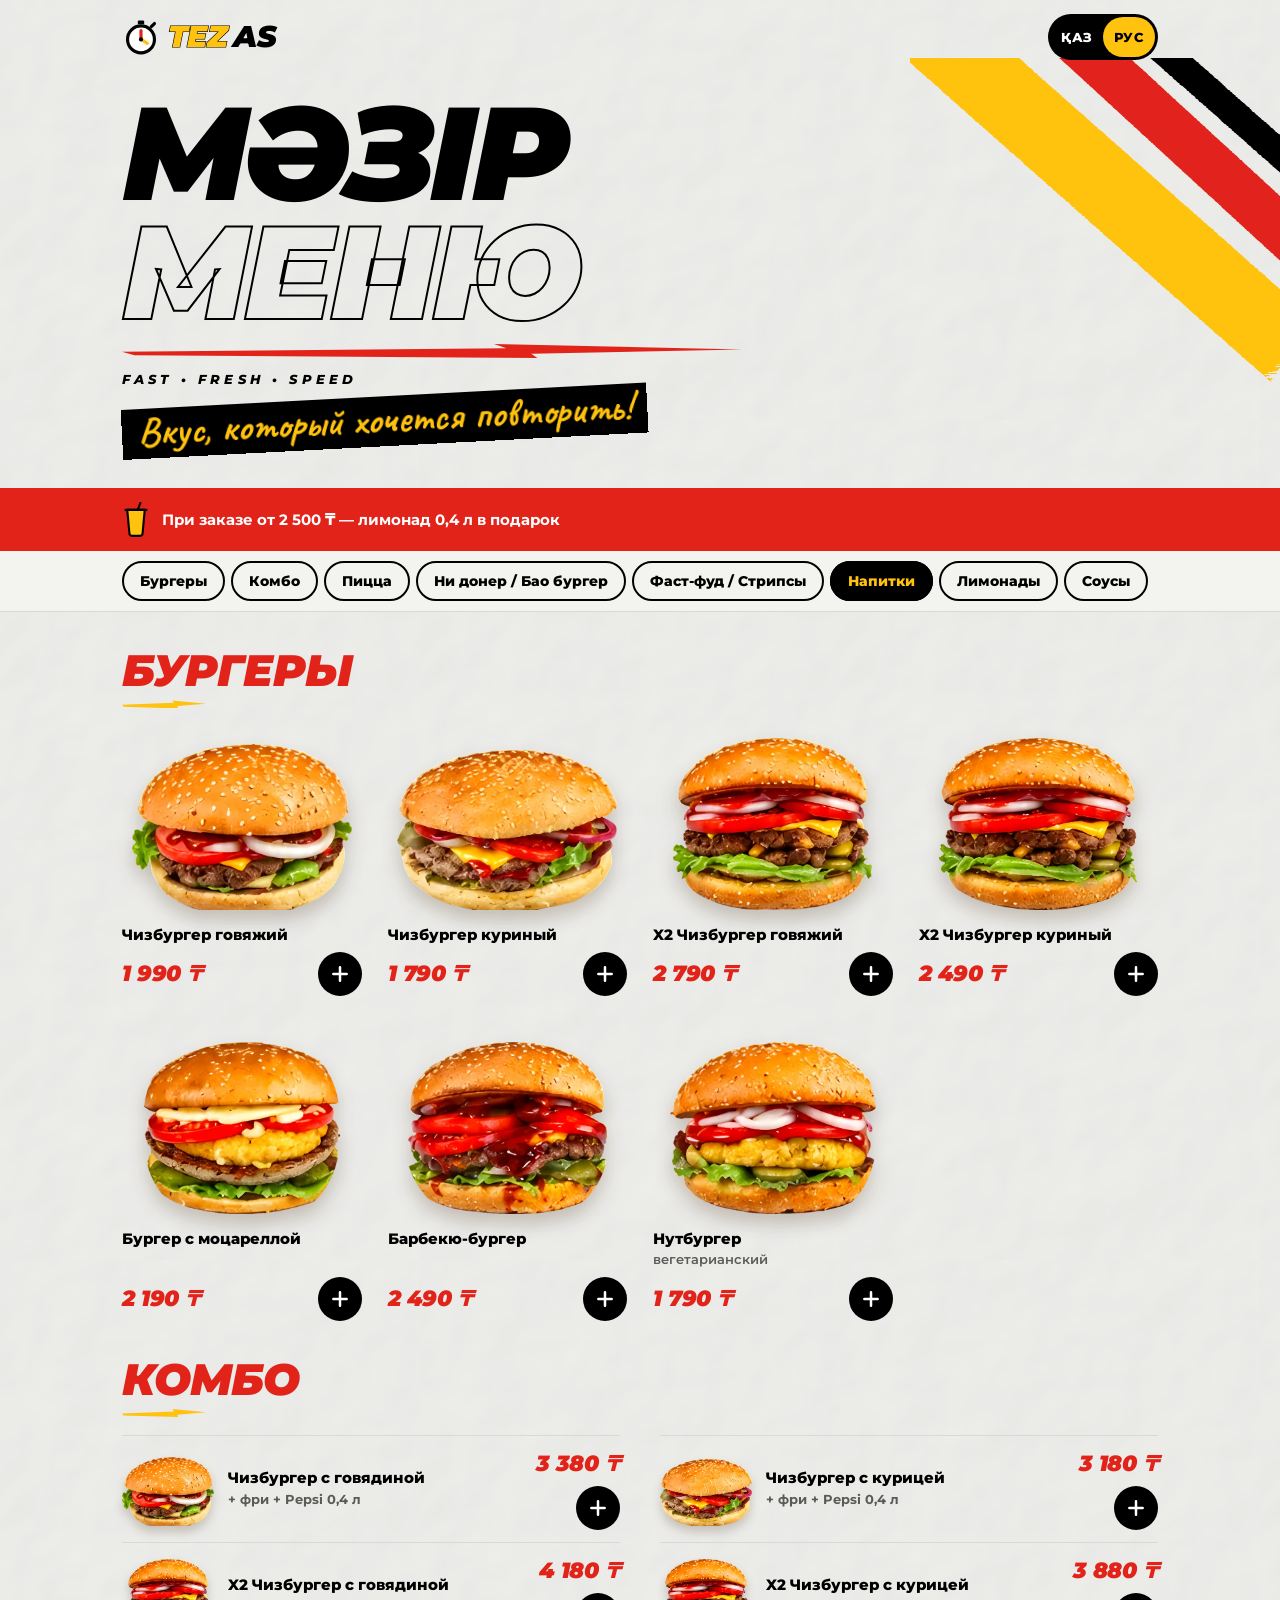
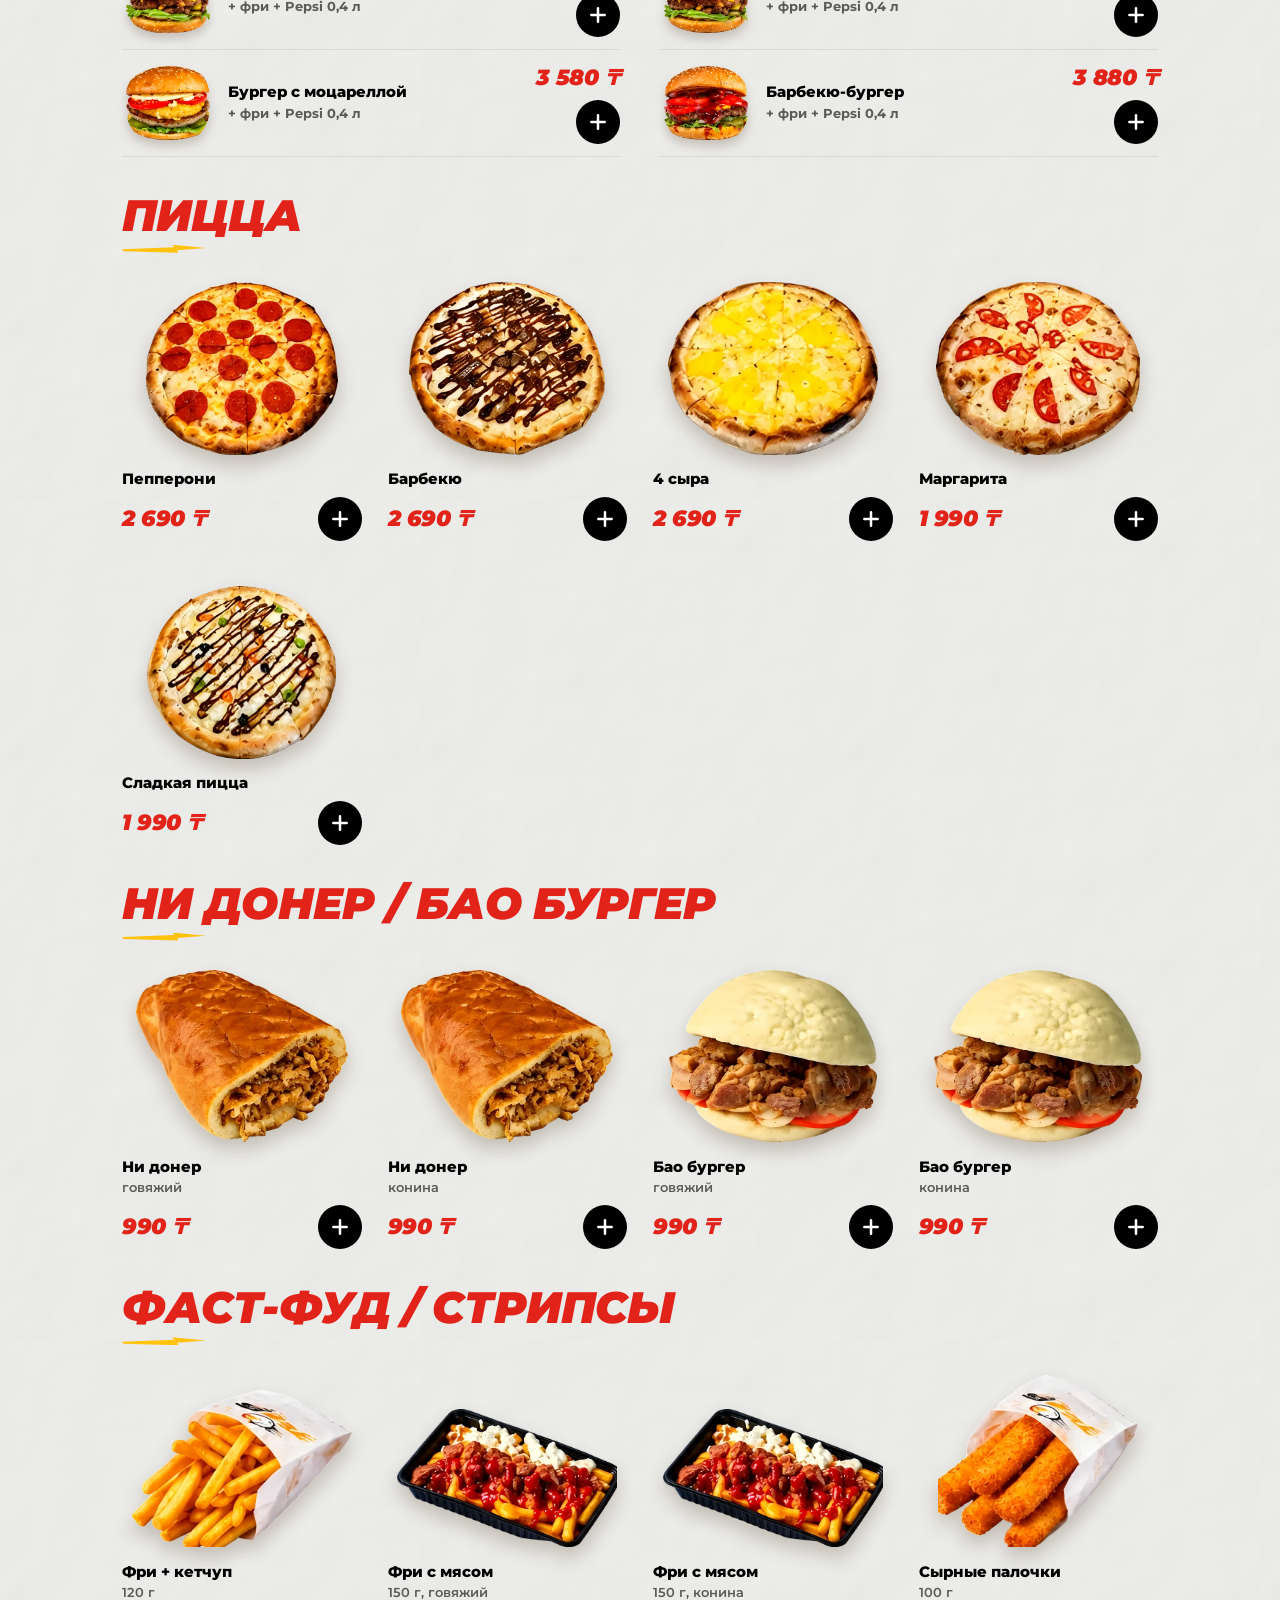
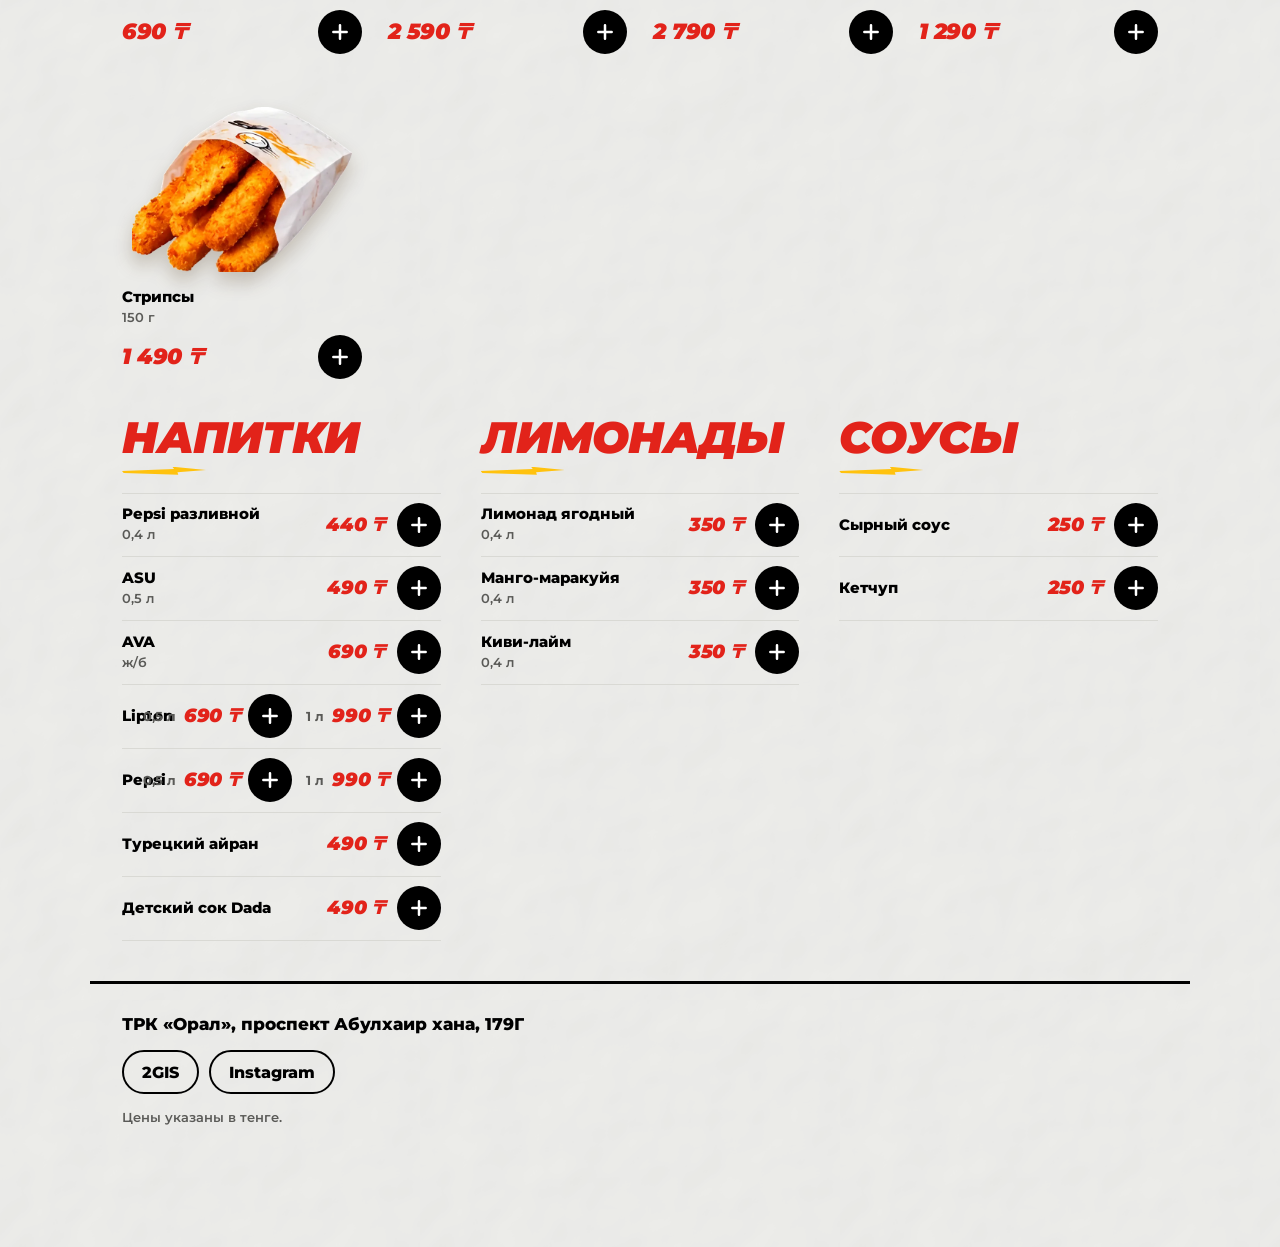
<file: index.html>
<!doctype html>
<html lang="kk">
<head>
<meta charset="utf-8">
<meta name="viewport" content="width=device-width, initial-scale=1, viewport-fit=cover">
<meta name="theme-color" content="#000000">
<title>TEZAS — Мәзір / Меню</title>
<meta name="description" content="Меню TEZAS в ТРК «Орал», Уральск: бургеры, комбо, пицца, донер, фри и напитки.">
<link rel="preload" href="fonts/montserrat-italic-cyrillic.woff2" as="font" type="font/woff2" crossorigin>
<link rel="preload" href="fonts/montserrat-normal-cyrillic.woff2" as="font" type="font/woff2" crossorigin>
<script>document.documentElement.classList.add("js")</script>
<link rel="stylesheet" href="fonts/fonts.css">
<link rel="stylesheet" href="styles.css">
<link rel="icon" href="data:image/svg+xml,%3Csvg xmlns='http://www.w3.org/2000/svg' viewBox='0 0 32 32'%3E%3Crect width='32' height='32' rx='7' fill='%23000'/%3E%3Ctext x='16' y='23' font-family='Arial' font-weight='900' font-style='italic' font-size='17' text-anchor='middle' fill='%23FFC20E'%3ET%3C/text%3E%3C/svg%3E">
</head>
<body>
<svg width="0" height="0" style="position:absolute" aria-hidden="true">
  <defs>
    <filter id="brush" x="-5%" y="-20%" width="110%" height="140%">
      <feTurbulence type="fractalNoise" baseFrequency="0.035 0.9" numOctaves="2" seed="4"/>
      <feDisplacementMap in="SourceGraphic" scale="14"/>
    </filter>
  </defs>
</svg>

<header class="hero">
  <svg class="slashes" viewBox="0 0 400 300" preserveAspectRatio="xMaxYMin meet" aria-hidden="true">
    <g filter="url(#brush)">
      <path class="s s1" d="M150 -20 L410 210" />
      <path class="s s2" d="M235 -30 L420 140" />
      <path class="s s3" d="M300 -20 L430 95" />
    </g>
  </svg>

  <div class="hero__in">
  <div class="hero__bar">
    <a class="wordmark" href="#top" aria-label="TEZAS">
      <svg class="watch" viewBox="0 0 48 48" aria-hidden="true">
        <circle cx="24" cy="27" r="17" fill="#fff" stroke="#000" stroke-width="4"/>
        <rect x="20" y="3" width="8" height="5" rx="1.5" fill="#000"/>
        <path d="M37 11l4-4" stroke="#000" stroke-width="4" stroke-linecap="round"/>
        <path d="M24 27V16" stroke="#E2231A" stroke-width="4" stroke-linecap="round"/>
        <path d="M24 27l8 5" stroke="#FFC20E" stroke-width="4" stroke-linecap="round"/>
        <circle cx="24" cy="27" r="2.6" fill="#000"/>
      </svg>
      <span class="wordmark__tez">TEZ</span><span class="wordmark__as">AS</span>
    </a>
    <div class="lang" role="group" aria-label="Тіл / Язык">
      <button type="button" data-lang="kk">ҚАЗ</button>
      <button type="button" data-lang="ru">РУС</button>
    </div>
  </div>

  <h1 class="hero__title" id="top">
    <span class="hero__kk">Мәзір</span><span class="hero__ru">Меню</span>
  </h1>
  <p class="hero__tag">Fast • Fresh • Speed</p>
  <p class="sticker" data-t="slogan"></p>
  </div>
</header>

<aside class="promo" aria-live="polite">
  <svg class="promo__cup" viewBox="0 0 32 40" aria-hidden="true">
    <path d="M6 9h20l-2.5 27a3 3 0 0 1-3 2.7h-9a3 3 0 0 1-3-2.7z" fill="#FFC20E" stroke="#000" stroke-width="2.4" stroke-linejoin="round"/>
    <path d="M4 9h24" stroke="#000" stroke-width="2.4" stroke-linecap="round"/>
    <path d="M18 9l3-8" stroke="#000" stroke-width="2.4" stroke-linecap="round"/>
  </svg>
  <p data-t="promo"></p>
</aside>

<nav class="tabs" aria-label="Категории">
  <div class="tabs__track" id="tabs"></div>
</nav>

<main id="menu"></main>

<footer class="foot">
  <p class="foot__addr" id="addr"></p>
  <p class="foot__links">
    <a id="gis" target="_blank" rel="noopener">2GIS</a>
    <a id="ig" target="_blank" rel="noopener">Instagram</a>
  </p>
  <p class="foot__note" data-t="note"></p>
</footer>

<div class="tray" id="tray" hidden>
  <button type="button" class="tray__bar" id="trayOpen" aria-controls="sheet" aria-expanded="false">
    <svg class="tray__cup" viewBox="0 0 32 40" aria-hidden="true">
      <defs><clipPath id="cupClip"><path d="M6 9h20l-2.5 27a3 3 0 0 1-3 2.7h-9a3 3 0 0 1-3-2.7z"/></clipPath></defs>
      <rect id="cupFill" x="0" y="40" width="32" height="40" fill="#FFC20E" clip-path="url(#cupClip)"/>
      <path d="M6 9h20l-2.5 27a3 3 0 0 1-3 2.7h-9a3 3 0 0 1-3-2.7z" fill="none" stroke="#fff" stroke-width="2.4" stroke-linejoin="round"/>
      <path d="M4 9h24M18 9l3-8" stroke="#fff" stroke-width="2.4" stroke-linecap="round"/>
    </svg>
    <span class="tray__text">
      <span class="tray__goal" id="trayGoal"></span>
      <span class="tray__count" id="trayCount"></span>
    </span>
    <span class="tray__sum" id="traySum"></span>
  </button>
</div>

<div class="sheet" id="sheet" role="dialog" aria-modal="true" aria-labelledby="sheetTitle" hidden>
  <div class="sheet__scrim" data-close></div>
  <section class="sheet__panel">
    <header class="sheet__head">
      <h2 id="sheetTitle" data-t="listTitle"></h2>
      <button type="button" class="icon-btn" data-close data-t-label="close">
        <svg viewBox="0 0 24 24" aria-hidden="true"><path d="M6 6l12 12M18 6L6 18" stroke="currentColor" stroke-width="2.6" stroke-linecap="round"/></svg>
      </button>
    </header>
    <ul class="sheet__list" id="sheetList"></ul>
    <div class="sheet__total"><span data-t="total"></span><strong id="sheetSum"></strong></div>
    <p class="sheet__gift" id="sheetGift"></p>
    <p class="sheet__hint" id="cashierHint" data-t="showCashier"></p>

    <form class="checkout" id="checkout" novalidate hidden>
      <fieldset class="seg">
        <legend data-t="whereEat"></legend>
        <label><input type="radio" name="mode" value="table" checked><span data-t="atTable"></span></label>
        <label><input type="radio" name="mode" value="pickup"><span data-t="takeaway"></span></label>
      </fieldset>
      <div class="field" id="tableField">
        <label for="tableNo" data-t="tableNo"></label>
        <input id="tableNo" name="table" type="text" inputmode="numeric" pattern="[0-9]*" maxlength="3" autocomplete="off">
      </div>
      <fieldset class="pay">
        <legend data-t="payment"></legend>
        <label class="pay__opt">
          <input type="radio" name="provider" value="kaspi" checked>
          <span class="pay__box"><b>Kaspi</b><small data-t="kaspiSub"></small></span>
        </label>
        <label class="pay__opt" data-online hidden>
          <input type="radio" name="provider" value="homebank">
          <span class="pay__box"><b>Homebank</b><small data-t="homebankSub"></small></span>
        </label>
        <label class="pay__opt" data-online hidden>
          <input type="radio" name="provider" value="halyk">
          <span class="pay__box"><b data-t="cardOnline"></b><small data-t="cardSub"></small></span>
        </label>
      </fieldset>
      <p class="checkout__test" id="testMode" hidden data-t="testMode"></p>
      <p class="checkout__error" id="checkoutError" role="alert"></p>
      <button type="submit" class="cta" id="submitOrder"><span id="submitLabel"></span></button>
    </form>
    <button type="button" class="sheet__clear" id="clearAll" data-t="clear"></button>
  </section>
</div>

<a class="myorder" id="myOrder" hidden></a>

<script src="config.js"></script>
<script src="app.js"></script>
</body>
</html>
</file>
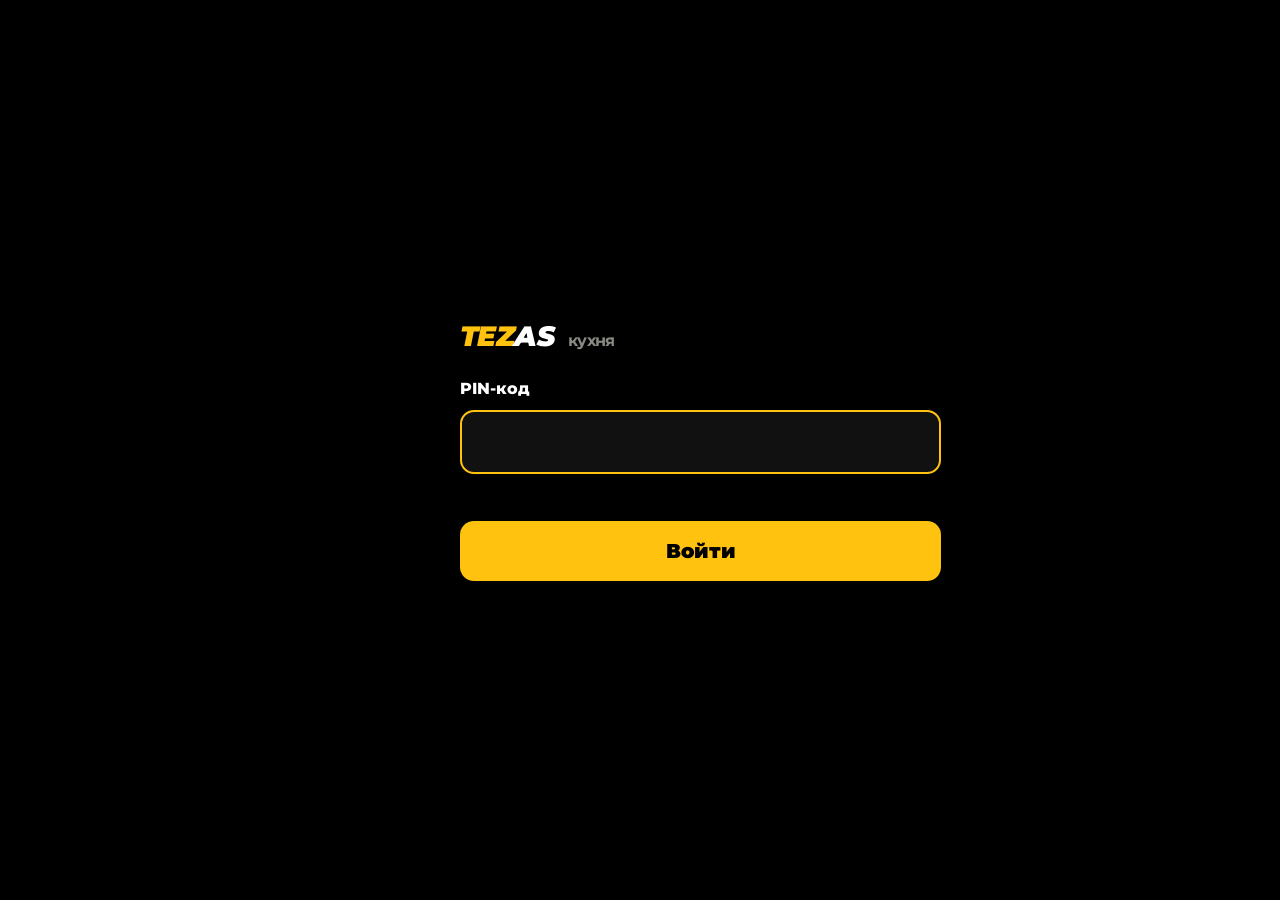
<file: kitchen.html>
<!doctype html>
<html lang="ru">
<head>
<meta charset="utf-8">
<meta name="viewport" content="width=device-width, initial-scale=1, viewport-fit=cover">
<meta name="theme-color" content="#000000">
<meta name="robots" content="noindex, nofollow">
<title>TEZAS — кухня</title>
<link rel="stylesheet" href="fonts/fonts.css">
<link rel="stylesheet" href="kitchen.css">
</head>
<body>
<section class="login" id="login">
  <form id="pinForm" class="login__box" autocomplete="off">
    <p class="brand"><span class="tez">TEZ</span>AS <small>кухня</small></p>
    <label for="pin">PIN-код</label>
    <input id="pin" type="password" inputmode="numeric" autocomplete="off" required>
    <p class="login__err" id="pinErr" role="alert"></p>
    <button type="submit">Войти</button>
  </form>
</section>

<section class="board" id="board" hidden>
  <header class="top">
    <p class="brand"><span class="tez">TEZ</span>AS <small>кухня</small></p>
    <p class="clock" id="clock"></p>
    <p class="net" id="net" hidden>Нет связи — пробуем снова</p>
    <button type="button" id="soundBtn" class="ghost" aria-pressed="true">Звук: вкл</button>
    <button type="button" id="logout" class="ghost">Выйти</button>
  </header>
  <main class="cols" id="cols"></main>
</section>

<div class="toast" id="toast" role="status" hidden></div>

<script src="config.js"></script>
<script src="kitchen.js"></script>
</body>
</html>
</file>
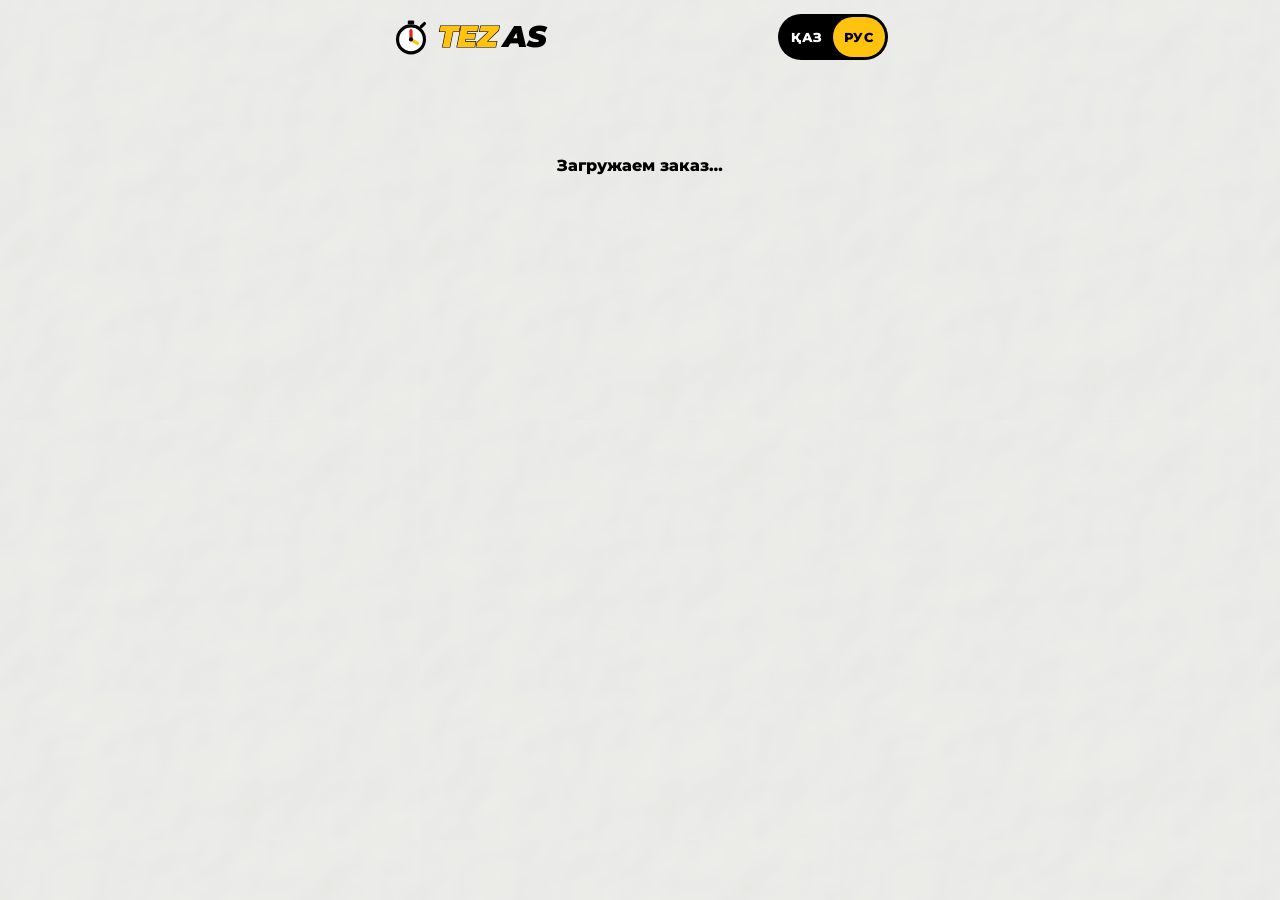
<file: order.html>
<!doctype html>
<html lang="ru">
<head>
<meta charset="utf-8">
<meta name="viewport" content="width=device-width, initial-scale=1, viewport-fit=cover">
<meta name="theme-color" content="#000000">
<meta name="robots" content="noindex">
<title>TEZAS — заказ</title>
<script>document.documentElement.classList.add("js")</script>
<link rel="stylesheet" href="fonts/fonts.css">
<link rel="stylesheet" href="styles.css">
<link rel="stylesheet" href="order.css">
<link rel="icon" href="data:image/svg+xml,%3Csvg xmlns='http://www.w3.org/2000/svg' viewBox='0 0 32 32'%3E%3Crect width='32' height='32' rx='7' fill='%23000'/%3E%3Ctext x='16' y='23' font-family='Arial' font-weight='900' font-style='italic' font-size='17' text-anchor='middle' fill='%23FFC20E'%3ET%3C/text%3E%3C/svg%3E">
</head>
<body class="orderpage">
<header class="obar">
  <a class="wordmark" href="./" aria-label="TEZAS">
    <svg class="watch" viewBox="0 0 48 48" aria-hidden="true">
      <circle cx="24" cy="27" r="17" fill="#fff" stroke="#000" stroke-width="4"/>
      <rect x="20" y="3" width="8" height="5" rx="1.5" fill="#000"/>
      <path d="M37 11l4-4" stroke="#000" stroke-width="4" stroke-linecap="round"/>
      <path d="M24 27V16" stroke="#E2231A" stroke-width="4" stroke-linecap="round"/>
      <path d="M24 27l8 5" stroke="#FFC20E" stroke-width="4" stroke-linecap="round"/>
      <circle cx="24" cy="27" r="2.6" fill="#000"/>
    </svg>
    <span class="wordmark__tez">TEZ</span><span class="wordmark__as">AS</span>
  </a>
  <div class="lang" role="group" aria-label="Тіл / Язык">
    <button type="button" data-lang="kk">ҚАЗ</button>
    <button type="button" data-lang="ru">РУС</button>
  </div>
</header>

<main class="ticket" id="ticket" aria-live="polite">
  <p class="ticket__loading" id="loading"></p>
</main>

<script src="config.js"></script>
<script src="vendor/qrcode.js"></script>
<script src="order.js"></script>
</body>
</html>
</file>
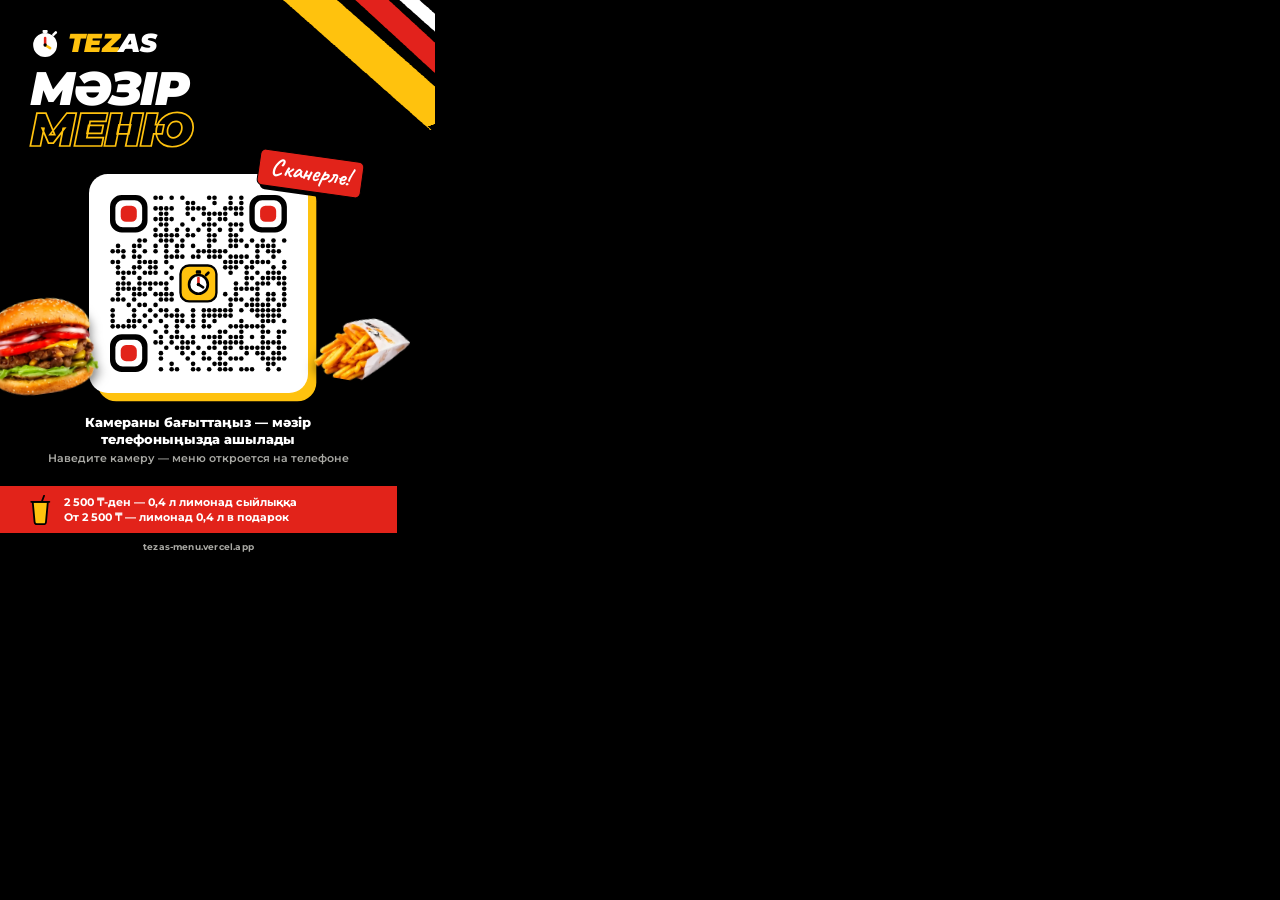
<file: qr/card.html>
<!doctype html><html lang="kk"><head><meta charset="utf-8">
<link rel="stylesheet" href="../fonts/fonts.css">
<style>
@page { size: 105mm 148mm; margin: 0; }
* { box-sizing: border-box; margin: 0; }
html, body { width: 105mm; height: 148mm; }
body { font-family: Montserrat, sans-serif; position: relative; overflow: hidden; -webkit-print-color-adjust: exact; print-color-adjust: exact;
  --bg:#000; --fg:#fff; --muted:#a9a9a4; --accent:#ffc20e; --red:#e2231a; background: var(--bg); color: var(--fg); }
body.light { --bg:#f4f4f1; --fg:#000; --muted:#4a4a47; }
.grain { position:absolute; inset:0; opacity:.16; mix-blend-mode: overlay;
  background-image:url("data:image/svg+xml,%3Csvg xmlns='http://www.w3.org/2000/svg' width='300' height='300'%3E%3Cfilter id='n'%3E%3CfeTurbulence type='fractalNoise' baseFrequency='.9' numOctaves='2'/%3E%3C/filter%3E%3Crect width='100%25' height='100%25' filter='url(%23n)'/%3E%3C/svg%3E"); }
body.light .grain { opacity:.25; mix-blend-mode:multiply; }
.slash { position:absolute; pointer-events:none; }
.slash.tr { top:-6mm; right:-10mm; width:70mm; }
.slash.bl { bottom:22mm; left:-14mm; width:46mm; transform: rotate(180deg); opacity:.95; }
.top { position:absolute; top:7mm; left:8mm; display:flex; align-items:center; gap:2mm; font-weight:900; font-style:italic; font-size:7mm; letter-spacing:-.02em; }
.top svg { width:8mm; height:8mm; }
.tez { color: var(--accent); -webkit-text-stroke:.3mm #000; paint-order: stroke fill; }
h1 { position:absolute; top:18mm; left:8mm; font-weight:900; font-style:italic; font-size:12.4mm; line-height:.88; letter-spacing:-.035em; text-transform:uppercase; }
h1 span { display:block; }
h1 .o { color:transparent; -webkit-text-stroke:.45mm var(--accent); }
body.light h1 .o { -webkit-text-stroke-color:#000; }
.panel { position:absolute; top:46mm; left:50%; width:58mm; height:58mm; margin-left:-29mm; padding:5.6mm; background:#fff; border-radius:5mm;
  box-shadow: 2.2mm 2.2mm 0 0 var(--accent); }
body.light .panel { border:.8mm solid #000; padding:4.8mm; box-shadow: 2.2mm 2.2mm 0 0 #000; }
.panel svg { width:100%; height:100%; display:block; }
.sticker { position:absolute; top:41mm; right:9mm; z-index:3; transform:rotate(8deg); background:var(--red); color:#fff; font-family:Caveat, cursive; font-weight:700;
  font-size:6.2mm; line-height:1; padding:1.2mm 3mm 1.8mm; border-radius:1.5mm; box-shadow:.9mm .9mm 0 #000; border:.5mm solid #000; }
.food { position:absolute; z-index:2; filter: drop-shadow(0 1.6mm 1.4mm rgba(0,0,0,.55)); }
body.light .food { filter: drop-shadow(0 1.6mm 1.4mm rgba(60,30,0,.28)); }
.burger { width:29mm; left:-4mm; top:79mm; transform:rotate(-8deg); }
.fries { width:24mm; right:-3mm; top:84mm; transform:rotate(10deg); }
.hint { position:absolute; top:109.5mm; left:8mm; right:8mm; text-align:center; font-weight:800; font-size:3.5mm; line-height:1.28; }
.hint small { display:block; font-weight:600; font-size:3mm; color:var(--muted); margin-top:.8mm; }
.promo { position:absolute; left:0; right:0; bottom:7mm; background:var(--red); color:#fff; padding:2.4mm 8mm 2.4mm 17mm; font-weight:700; font-size:2.9mm; line-height:1.3; }
.promo svg { position:absolute; left:7.5mm; top:50%; width:6.5mm; height:8mm; margin-top:-4mm; }
.url { position:absolute; left:0; right:0; bottom:2mm; text-align:center; font-weight:700; font-size:2.5mm; color:var(--muted); letter-spacing:.02em; }
</style></head><body>
<div class="grain"></div>
<svg class="slash tr" viewBox="0 0 400 300"><defs><filter id="b" x="-5%" y="-20%" width="110%" height="140%"><feTurbulence type="fractalNoise" baseFrequency="0.035 0.9" numOctaves="2" seed="4"/><feDisplacementMap in="SourceGraphic" scale="14"/></filter></defs>
<g filter="url(#b)" fill="none"><path d="M150 -20 L410 210" stroke="#ffc20e" stroke-width="54"/><path d="M235 -30 L420 140" stroke="#e2231a" stroke-width="34"/><path d="M300 -20 L430 95" stroke="#fff" stroke-width="20" class="w"/></g></svg>
<div class="top">
<svg viewBox="0 0 48 48"><circle cx="24" cy="27" r="17" fill="#fff" stroke="currentColor" stroke-width="4"/><rect x="20" y="3" width="8" height="5" rx="1.5" fill="currentColor"/><path d="M37 11l4-4" stroke="currentColor" stroke-width="4" stroke-linecap="round"/><path d="M24 27V16" stroke="#E2231A" stroke-width="4" stroke-linecap="round"/><path d="M24 27l8 5" stroke="#FFC20E" stroke-width="4" stroke-linecap="round"/><circle cx="24" cy="27" r="2.6" fill="#000"/></svg>
<span><span class="tez">TEZ</span>AS</span></div>
<h1><span>Мәзір</span><span class="o">Меню</span></h1>
<div class="panel"><svg xmlns="http://www.w3.org/2000/svg" viewBox="0 0 33 33" shape-rendering="geometricPrecision"><g fill="#000"><circle cx="8.5" cy="0.5" r=".43"/><circle cx="9.5" cy="0.5" r=".43"/><circle cx="11.5" cy="0.5" r=".43"/><circle cx="13.5" cy="0.5" r=".43"/><circle cx="18.5" cy="0.5" r=".43"/><circle cx="19.5" cy="0.5" r=".43"/><circle cx="22.5" cy="0.5" r=".43"/><circle cx="24.5" cy="0.5" r=".43"/><circle cx="14.5" cy="1.5" r=".43"/><circle cx="15.5" cy="1.5" r=".43"/><circle cx="19.5" cy="1.5" r=".43"/><circle cx="22.5" cy="1.5" r=".43"/><circle cx="24.5" cy="1.5" r=".43"/><circle cx="8.5" cy="2.5" r=".43"/><circle cx="9.5" cy="2.5" r=".43"/><circle cx="10.5" cy="2.5" r=".43"/><circle cx="11.5" cy="2.5" r=".43"/><circle cx="14.5" cy="2.5" r=".43"/><circle cx="15.5" cy="2.5" r=".43"/><circle cx="16.5" cy="2.5" r=".43"/><circle cx="17.5" cy="2.5" r=".43"/><circle cx="21.5" cy="2.5" r=".43"/><circle cx="22.5" cy="2.5" r=".43"/><circle cx="23.5" cy="2.5" r=".43"/><circle cx="24.5" cy="2.5" r=".43"/><circle cx="9.5" cy="3.5" r=".43"/><circle cx="10.5" cy="3.5" r=".43"/><circle cx="14.5" cy="3.5" r=".43"/><circle cx="17.5" cy="3.5" r=".43"/><circle cx="18.5" cy="3.5" r=".43"/><circle cx="19.5" cy="3.5" r=".43"/><circle cx="20.5" cy="3.5" r=".43"/><circle cx="21.5" cy="3.5" r=".43"/><circle cx="23.5" cy="3.5" r=".43"/><circle cx="24.5" cy="3.5" r=".43"/><circle cx="8.5" cy="4.5" r=".43"/><circle cx="9.5" cy="4.5" r=".43"/><circle cx="10.5" cy="4.5" r=".43"/><circle cx="11.5" cy="4.5" r=".43"/><circle cx="15.5" cy="4.5" r=".43"/><circle cx="18.5" cy="4.5" r=".43"/><circle cx="20.5" cy="4.5" r=".43"/><circle cx="21.5" cy="4.5" r=".43"/><circle cx="9.5" cy="5.5" r=".43"/><circle cx="10.5" cy="5.5" r=".43"/><circle cx="13.5" cy="5.5" r=".43"/><circle cx="17.5" cy="5.5" r=".43"/><circle cx="18.5" cy="5.5" r=".43"/><circle cx="19.5" cy="5.5" r=".43"/><circle cx="22.5" cy="5.5" r=".43"/><circle cx="23.5" cy="5.5" r=".43"/><circle cx="24.5" cy="5.5" r=".43"/><circle cx="8.5" cy="6.5" r=".43"/><circle cx="10.5" cy="6.5" r=".43"/><circle cx="12.5" cy="6.5" r=".43"/><circle cx="14.5" cy="6.5" r=".43"/><circle cx="16.5" cy="6.5" r=".43"/><circle cx="18.5" cy="6.5" r=".43"/><circle cx="20.5" cy="6.5" r=".43"/><circle cx="22.5" cy="6.5" r=".43"/><circle cx="24.5" cy="6.5" r=".43"/><circle cx="8.5" cy="7.5" r=".43"/><circle cx="9.5" cy="7.5" r=".43"/><circle cx="10.5" cy="7.5" r=".43"/><circle cx="11.5" cy="7.5" r=".43"/><circle cx="12.5" cy="7.5" r=".43"/><circle cx="14.5" cy="7.5" r=".43"/><circle cx="15.5" cy="7.5" r=".43"/><circle cx="18.5" cy="7.5" r=".43"/><circle cx="19.5" cy="7.5" r=".43"/><circle cx="22.5" cy="7.5" r=".43"/><circle cx="23.5" cy="7.5" r=".43"/><circle cx="5.5" cy="8.5" r=".43"/><circle cx="6.5" cy="8.5" r=".43"/><circle cx="9.5" cy="8.5" r=".43"/><circle cx="10.5" cy="8.5" r=".43"/><circle cx="11.5" cy="8.5" r=".43"/><circle cx="13.5" cy="8.5" r=".43"/><circle cx="18.5" cy="8.5" r=".43"/><circle cx="19.5" cy="8.5" r=".43"/><circle cx="22.5" cy="8.5" r=".43"/><circle cx="23.5" cy="8.5" r=".43"/><circle cx="24.5" cy="8.5" r=".43"/><circle cx="26.5" cy="8.5" r=".43"/><circle cx="28.5" cy="8.5" r=".43"/><circle cx="30.5" cy="8.5" r=".43"/><circle cx="32.5" cy="8.5" r=".43"/><circle cx="1.5" cy="9.5" r=".43"/><circle cx="4.5" cy="9.5" r=".43"/><circle cx="5.5" cy="9.5" r=".43"/><circle cx="8.5" cy="9.5" r=".43"/><circle cx="10.5" cy="9.5" r=".43"/><circle cx="12.5" cy="9.5" r=".43"/><circle cx="13.5" cy="9.5" r=".43"/><circle cx="15.5" cy="9.5" r=".43"/><circle cx="18.5" cy="9.5" r=".43"/><circle cx="22.5" cy="9.5" r=".43"/><circle cx="23.5" cy="9.5" r=".43"/><circle cx="25.5" cy="9.5" r=".43"/><circle cx="27.5" cy="9.5" r=".43"/><circle cx="28.5" cy="9.5" r=".43"/><circle cx="29.5" cy="9.5" r=".43"/><circle cx="30.5" cy="9.5" r=".43"/><circle cx="0.5" cy="10.5" r=".43"/><circle cx="1.5" cy="10.5" r=".43"/><circle cx="2.5" cy="10.5" r=".43"/><circle cx="4.5" cy="10.5" r=".43"/><circle cx="6.5" cy="10.5" r=".43"/><circle cx="8.5" cy="10.5" r=".43"/><circle cx="10.5" cy="10.5" r=".43"/><circle cx="12.5" cy="10.5" r=".43"/><circle cx="16.5" cy="10.5" r=".43"/><circle cx="17.5" cy="10.5" r=".43"/><circle cx="18.5" cy="10.5" r=".43"/><circle cx="19.5" cy="10.5" r=".43"/><circle cx="20.5" cy="10.5" r=".43"/><circle cx="21.5" cy="10.5" r=".43"/><circle cx="27.5" cy="10.5" r=".43"/><circle cx="29.5" cy="10.5" r=".43"/><circle cx="30.5" cy="10.5" r=".43"/><circle cx="31.5" cy="10.5" r=".43"/><circle cx="2.5" cy="11.5" r=".43"/><circle cx="4.5" cy="11.5" r=".43"/><circle cx="5.5" cy="11.5" r=".43"/><circle cx="10.5" cy="11.5" r=".43"/><circle cx="11.5" cy="11.5" r=".43"/><circle cx="12.5" cy="11.5" r=".43"/><circle cx="13.5" cy="11.5" r=".43"/><circle cx="15.5" cy="11.5" r=".43"/><circle cx="16.5" cy="11.5" r=".43"/><circle cx="18.5" cy="11.5" r=".43"/><circle cx="19.5" cy="11.5" r=".43"/><circle cx="20.5" cy="11.5" r=".43"/><circle cx="22.5" cy="11.5" r=".43"/><circle cx="23.5" cy="11.5" r=".43"/><circle cx="24.5" cy="11.5" r=".43"/><circle cx="25.5" cy="11.5" r=".43"/><circle cx="27.5" cy="11.5" r=".43"/><circle cx="30.5" cy="11.5" r=".43"/><circle cx="0.5" cy="12.5" r=".43"/><circle cx="1.5" cy="12.5" r=".43"/><circle cx="5.5" cy="12.5" r=".43"/><circle cx="6.5" cy="12.5" r=".43"/><circle cx="7.5" cy="12.5" r=".43"/><circle cx="8.5" cy="12.5" r=".43"/><circle cx="10.5" cy="12.5" r=".43"/><circle cx="21.5" cy="12.5" r=".43"/><circle cx="22.5" cy="12.5" r=".43"/><circle cx="23.5" cy="12.5" r=".43"/><circle cx="24.5" cy="12.5" r=".43"/><circle cx="26.5" cy="12.5" r=".43"/><circle cx="27.5" cy="12.5" r=".43"/><circle cx="28.5" cy="12.5" r=".43"/><circle cx="29.5" cy="12.5" r=".43"/><circle cx="32.5" cy="12.5" r=".43"/><circle cx="1.5" cy="13.5" r=".43"/><circle cx="4.5" cy="13.5" r=".43"/><circle cx="5.5" cy="13.5" r=".43"/><circle cx="7.5" cy="13.5" r=".43"/><circle cx="8.5" cy="13.5" r=".43"/><circle cx="11.5" cy="13.5" r=".43"/><circle cx="21.5" cy="13.5" r=".43"/><circle cx="22.5" cy="13.5" r=".43"/><circle cx="23.5" cy="13.5" r=".43"/><circle cx="25.5" cy="13.5" r=".43"/><circle cx="26.5" cy="13.5" r=".43"/><circle cx="30.5" cy="13.5" r=".43"/><circle cx="32.5" cy="13.5" r=".43"/><circle cx="1.5" cy="14.5" r=".43"/><circle cx="2.5" cy="14.5" r=".43"/><circle cx="3.5" cy="14.5" r=".43"/><circle cx="4.5" cy="14.5" r=".43"/><circle cx="6.5" cy="14.5" r=".43"/><circle cx="7.5" cy="14.5" r=".43"/><circle cx="8.5" cy="14.5" r=".43"/><circle cx="10.5" cy="14.5" r=".43"/><circle cx="22.5" cy="14.5" r=".43"/><circle cx="25.5" cy="14.5" r=".43"/><circle cx="27.5" cy="14.5" r=".43"/><circle cx="29.5" cy="14.5" r=".43"/><circle cx="30.5" cy="14.5" r=".43"/><circle cx="31.5" cy="14.5" r=".43"/><circle cx="2.5" cy="15.5" r=".43"/><circle cx="5.5" cy="15.5" r=".43"/><circle cx="11.5" cy="15.5" r=".43"/><circle cx="25.5" cy="15.5" r=".43"/><circle cx="26.5" cy="15.5" r=".43"/><circle cx="28.5" cy="15.5" r=".43"/><circle cx="29.5" cy="15.5" r=".43"/><circle cx="30.5" cy="15.5" r=".43"/><circle cx="31.5" cy="15.5" r=".43"/><circle cx="32.5" cy="15.5" r=".43"/><circle cx="1.5" cy="16.5" r=".43"/><circle cx="2.5" cy="16.5" r=".43"/><circle cx="3.5" cy="16.5" r=".43"/><circle cx="5.5" cy="16.5" r=".43"/><circle cx="6.5" cy="16.5" r=".43"/><circle cx="7.5" cy="16.5" r=".43"/><circle cx="8.5" cy="16.5" r=".43"/><circle cx="9.5" cy="16.5" r=".43"/><circle cx="10.5" cy="16.5" r=".43"/><circle cx="23.5" cy="16.5" r=".43"/><circle cx="25.5" cy="16.5" r=".43"/><circle cx="27.5" cy="16.5" r=".43"/><circle cx="28.5" cy="16.5" r=".43"/><circle cx="29.5" cy="16.5" r=".43"/><circle cx="31.5" cy="16.5" r=".43"/><circle cx="32.5" cy="16.5" r=".43"/><circle cx="1.5" cy="17.5" r=".43"/><circle cx="2.5" cy="17.5" r=".43"/><circle cx="3.5" cy="17.5" r=".43"/><circle cx="4.5" cy="17.5" r=".43"/><circle cx="5.5" cy="17.5" r=".43"/><circle cx="7.5" cy="17.5" r=".43"/><circle cx="10.5" cy="17.5" r=".43"/><circle cx="23.5" cy="17.5" r=".43"/><circle cx="24.5" cy="17.5" r=".43"/><circle cx="25.5" cy="17.5" r=".43"/><circle cx="26.5" cy="17.5" r=".43"/><circle cx="27.5" cy="17.5" r=".43"/><circle cx="32.5" cy="17.5" r=".43"/><circle cx="1.5" cy="18.5" r=".43"/><circle cx="4.5" cy="18.5" r=".43"/><circle cx="5.5" cy="18.5" r=".43"/><circle cx="6.5" cy="18.5" r=".43"/><circle cx="8.5" cy="18.5" r=".43"/><circle cx="9.5" cy="18.5" r=".43"/><circle cx="10.5" cy="18.5" r=".43"/><circle cx="11.5" cy="18.5" r=".43"/><circle cx="21.5" cy="18.5" r=".43"/><circle cx="23.5" cy="18.5" r=".43"/><circle cx="27.5" cy="18.5" r=".43"/><circle cx="29.5" cy="18.5" r=".43"/><circle cx="30.5" cy="18.5" r=".43"/><circle cx="32.5" cy="18.5" r=".43"/><circle cx="0.5" cy="19.5" r=".43"/><circle cx="1.5" cy="19.5" r=".43"/><circle cx="2.5" cy="19.5" r=".43"/><circle cx="4.5" cy="19.5" r=".43"/><circle cx="9.5" cy="19.5" r=".43"/><circle cx="10.5" cy="19.5" r=".43"/><circle cx="11.5" cy="19.5" r=".43"/><circle cx="22.5" cy="19.5" r=".43"/><circle cx="23.5" cy="19.5" r=".43"/><circle cx="24.5" cy="19.5" r=".43"/><circle cx="26.5" cy="19.5" r=".43"/><circle cx="27.5" cy="19.5" r=".43"/><circle cx="29.5" cy="19.5" r=".43"/><circle cx="30.5" cy="19.5" r=".43"/><circle cx="32.5" cy="19.5" r=".43"/><circle cx="3.5" cy="20.5" r=".43"/><circle cx="5.5" cy="20.5" r=".43"/><circle cx="6.5" cy="20.5" r=".43"/><circle cx="8.5" cy="20.5" r=".43"/><circle cx="22.5" cy="20.5" r=".43"/><circle cx="25.5" cy="20.5" r=".43"/><circle cx="26.5" cy="20.5" r=".43"/><circle cx="27.5" cy="20.5" r=".43"/><circle cx="28.5" cy="20.5" r=".43"/><circle cx="29.5" cy="20.5" r=".43"/><circle cx="31.5" cy="20.5" r=".43"/><circle cx="32.5" cy="20.5" r=".43"/><circle cx="0.5" cy="21.5" r=".43"/><circle cx="4.5" cy="21.5" r=".43"/><circle cx="7.5" cy="21.5" r=".43"/><circle cx="9.5" cy="21.5" r=".43"/><circle cx="10.5" cy="21.5" r=".43"/><circle cx="12.5" cy="21.5" r=".43"/><circle cx="15.5" cy="21.5" r=".43"/><circle cx="17.5" cy="21.5" r=".43"/><circle cx="18.5" cy="21.5" r=".43"/><circle cx="19.5" cy="21.5" r=".43"/><circle cx="20.5" cy="21.5" r=".43"/><circle cx="21.5" cy="21.5" r=".43"/><circle cx="22.5" cy="21.5" r=".43"/><circle cx="24.5" cy="21.5" r=".43"/><circle cx="26.5" cy="21.5" r=".43"/><circle cx="27.5" cy="21.5" r=".43"/><circle cx="28.5" cy="21.5" r=".43"/><circle cx="29.5" cy="21.5" r=".43"/><circle cx="30.5" cy="21.5" r=".43"/><circle cx="31.5" cy="21.5" r=".43"/><circle cx="0.5" cy="22.5" r=".43"/><circle cx="4.5" cy="22.5" r=".43"/><circle cx="6.5" cy="22.5" r=".43"/><circle cx="8.5" cy="22.5" r=".43"/><circle cx="10.5" cy="22.5" r=".43"/><circle cx="11.5" cy="22.5" r=".43"/><circle cx="12.5" cy="22.5" r=".43"/><circle cx="13.5" cy="22.5" r=".43"/><circle cx="15.5" cy="22.5" r=".43"/><circle cx="17.5" cy="22.5" r=".43"/><circle cx="18.5" cy="22.5" r=".43"/><circle cx="19.5" cy="22.5" r=".43"/><circle cx="20.5" cy="22.5" r=".43"/><circle cx="21.5" cy="22.5" r=".43"/><circle cx="22.5" cy="22.5" r=".43"/><circle cx="27.5" cy="22.5" r=".43"/><circle cx="28.5" cy="22.5" r=".43"/><circle cx="29.5" cy="22.5" r=".43"/><circle cx="30.5" cy="22.5" r=".43"/><circle cx="31.5" cy="22.5" r=".43"/><circle cx="0.5" cy="23.5" r=".43"/><circle cx="3.5" cy="23.5" r=".43"/><circle cx="4.5" cy="23.5" r=".43"/><circle cx="5.5" cy="23.5" r=".43"/><circle cx="7.5" cy="23.5" r=".43"/><circle cx="9.5" cy="23.5" r=".43"/><circle cx="12.5" cy="23.5" r=".43"/><circle cx="13.5" cy="23.5" r=".43"/><circle cx="15.5" cy="23.5" r=".43"/><circle cx="17.5" cy="23.5" r=".43"/><circle cx="19.5" cy="23.5" r=".43"/><circle cx="24.5" cy="23.5" r=".43"/><circle cx="28.5" cy="23.5" r=".43"/><circle cx="29.5" cy="23.5" r=".43"/><circle cx="30.5" cy="23.5" r=".43"/><circle cx="32.5" cy="23.5" r=".43"/><circle cx="0.5" cy="24.5" r=".43"/><circle cx="1.5" cy="24.5" r=".43"/><circle cx="2.5" cy="24.5" r=".43"/><circle cx="3.5" cy="24.5" r=".43"/><circle cx="4.5" cy="24.5" r=".43"/><circle cx="6.5" cy="24.5" r=".43"/><circle cx="10.5" cy="24.5" r=".43"/><circle cx="12.5" cy="24.5" r=".43"/><circle cx="14.5" cy="24.5" r=".43"/><circle cx="15.5" cy="24.5" r=".43"/><circle cx="17.5" cy="24.5" r=".43"/><circle cx="18.5" cy="24.5" r=".43"/><circle cx="22.5" cy="24.5" r=".43"/><circle cx="23.5" cy="24.5" r=".43"/><circle cx="24.5" cy="24.5" r=".43"/><circle cx="25.5" cy="24.5" r=".43"/><circle cx="26.5" cy="24.5" r=".43"/><circle cx="27.5" cy="24.5" r=".43"/><circle cx="28.5" cy="24.5" r=".43"/><circle cx="8.5" cy="25.5" r=".43"/><circle cx="10.5" cy="25.5" r=".43"/><circle cx="12.5" cy="25.5" r=".43"/><circle cx="20.5" cy="25.5" r=".43"/><circle cx="21.5" cy="25.5" r=".43"/><circle cx="24.5" cy="25.5" r=".43"/><circle cx="28.5" cy="25.5" r=".43"/><circle cx="29.5" cy="25.5" r=".43"/><circle cx="31.5" cy="25.5" r=".43"/><circle cx="32.5" cy="25.5" r=".43"/><circle cx="9.5" cy="26.5" r=".43"/><circle cx="11.5" cy="26.5" r=".43"/><circle cx="12.5" cy="26.5" r=".43"/><circle cx="13.5" cy="26.5" r=".43"/><circle cx="15.5" cy="26.5" r=".43"/><circle cx="17.5" cy="26.5" r=".43"/><circle cx="18.5" cy="26.5" r=".43"/><circle cx="19.5" cy="26.5" r=".43"/><circle cx="20.5" cy="26.5" r=".43"/><circle cx="22.5" cy="26.5" r=".43"/><circle cx="23.5" cy="26.5" r=".43"/><circle cx="24.5" cy="26.5" r=".43"/><circle cx="26.5" cy="26.5" r=".43"/><circle cx="28.5" cy="26.5" r=".43"/><circle cx="31.5" cy="26.5" r=".43"/><circle cx="8.5" cy="27.5" r=".43"/><circle cx="9.5" cy="27.5" r=".43"/><circle cx="11.5" cy="27.5" r=".43"/><circle cx="13.5" cy="27.5" r=".43"/><circle cx="14.5" cy="27.5" r=".43"/><circle cx="15.5" cy="27.5" r=".43"/><circle cx="19.5" cy="27.5" r=".43"/><circle cx="20.5" cy="27.5" r=".43"/><circle cx="21.5" cy="27.5" r=".43"/><circle cx="22.5" cy="27.5" r=".43"/><circle cx="23.5" cy="27.5" r=".43"/><circle cx="24.5" cy="27.5" r=".43"/><circle cx="28.5" cy="27.5" r=".43"/><circle cx="29.5" cy="27.5" r=".43"/><circle cx="30.5" cy="27.5" r=".43"/><circle cx="31.5" cy="27.5" r=".43"/><circle cx="10.5" cy="28.5" r=".43"/><circle cx="12.5" cy="28.5" r=".43"/><circle cx="13.5" cy="28.5" r=".43"/><circle cx="14.5" cy="28.5" r=".43"/><circle cx="16.5" cy="28.5" r=".43"/><circle cx="18.5" cy="28.5" r=".43"/><circle cx="19.5" cy="28.5" r=".43"/><circle cx="21.5" cy="28.5" r=".43"/><circle cx="22.5" cy="28.5" r=".43"/><circle cx="24.5" cy="28.5" r=".43"/><circle cx="25.5" cy="28.5" r=".43"/><circle cx="26.5" cy="28.5" r=".43"/><circle cx="27.5" cy="28.5" r=".43"/><circle cx="28.5" cy="28.5" r=".43"/><circle cx="29.5" cy="28.5" r=".43"/><circle cx="31.5" cy="28.5" r=".43"/><circle cx="32.5" cy="28.5" r=".43"/><circle cx="9.5" cy="29.5" r=".43"/><circle cx="13.5" cy="29.5" r=".43"/><circle cx="15.5" cy="29.5" r=".43"/><circle cx="17.5" cy="29.5" r=".43"/><circle cx="20.5" cy="29.5" r=".43"/><circle cx="21.5" cy="29.5" r=".43"/><circle cx="25.5" cy="29.5" r=".43"/><circle cx="27.5" cy="29.5" r=".43"/><circle cx="28.5" cy="29.5" r=".43"/><circle cx="30.5" cy="29.5" r=".43"/><circle cx="31.5" cy="29.5" r=".43"/><circle cx="9.5" cy="30.5" r=".43"/><circle cx="14.5" cy="30.5" r=".43"/><circle cx="17.5" cy="30.5" r=".43"/><circle cx="18.5" cy="30.5" r=".43"/><circle cx="20.5" cy="30.5" r=".43"/><circle cx="22.5" cy="30.5" r=".43"/><circle cx="23.5" cy="30.5" r=".43"/><circle cx="24.5" cy="30.5" r=".43"/><circle cx="28.5" cy="30.5" r=".43"/><circle cx="29.5" cy="30.5" r=".43"/><circle cx="30.5" cy="30.5" r=".43"/><circle cx="31.5" cy="30.5" r=".43"/><circle cx="32.5" cy="30.5" r=".43"/><circle cx="11.5" cy="31.5" r=".43"/><circle cx="15.5" cy="31.5" r=".43"/><circle cx="19.5" cy="31.5" r=".43"/><circle cx="20.5" cy="31.5" r=".43"/><circle cx="21.5" cy="31.5" r=".43"/><circle cx="29.5" cy="31.5" r=".43"/><circle cx="30.5" cy="31.5" r=".43"/><circle cx="9.5" cy="32.5" r=".43"/><circle cx="11.5" cy="32.5" r=".43"/><circle cx="12.5" cy="32.5" r=".43"/><circle cx="15.5" cy="32.5" r=".43"/><circle cx="16.5" cy="32.5" r=".43"/><circle cx="18.5" cy="32.5" r=".43"/><circle cx="20.5" cy="32.5" r=".43"/><circle cx="21.5" cy="32.5" r=".43"/><circle cx="22.5" cy="32.5" r=".43"/><circle cx="24.5" cy="32.5" r=".43"/><circle cx="25.5" cy="32.5" r=".43"/><circle cx="26.5" cy="32.5" r=".43"/><circle cx="29.5" cy="32.5" r=".43"/><circle cx="31.5" cy="32.5" r=".43"/></g><path fill="#000" fill-rule="evenodd" d="M2.2 0h2.6a2.2 2.2 0 0 1 2.2 2.2v2.6a2.2 2.2 0 0 1-2.2 2.2h-2.6a2.2 2.2 0 0 1-2.2-2.2v-2.6a2.2 2.2 0 0 1 2.2-2.2zM2.4 1h2.2a1.4 1.4 0 0 1 1.4 1.4v2.2a1.4 1.4 0 0 1-1.4 1.4h-2.2a1.4 1.4 0 0 1-1.4-1.4v-2.2a1.4 1.4 0 0 1 1.4-1.4z"/><rect x="2" y="2" width="3" height="3" rx="1" fill="#E2231A"/><path fill="#000" fill-rule="evenodd" d="M28.2 0h2.6a2.2 2.2 0 0 1 2.2 2.2v2.6a2.2 2.2 0 0 1-2.2 2.2h-2.6a2.2 2.2 0 0 1-2.2-2.2v-2.6a2.2 2.2 0 0 1 2.2-2.2zM28.4 1h2.2a1.4 1.4 0 0 1 1.4 1.4v2.2a1.4 1.4 0 0 1-1.4 1.4h-2.2a1.4 1.4 0 0 1-1.4-1.4v-2.2a1.4 1.4 0 0 1 1.4-1.4z"/><rect x="28" y="2" width="3" height="3" rx="1" fill="#E2231A"/><path fill="#000" fill-rule="evenodd" d="M2.2 26h2.6a2.2 2.2 0 0 1 2.2 2.2v2.6a2.2 2.2 0 0 1-2.2 2.2h-2.6a2.2 2.2 0 0 1-2.2-2.2v-2.6a2.2 2.2 0 0 1 2.2-2.2zM2.4 27h2.2a1.4 1.4 0 0 1 1.4 1.4v2.2a1.4 1.4 0 0 1-1.4 1.4h-2.2a1.4 1.4 0 0 1-1.4-1.4v-2.2a1.4 1.4 0 0 1 1.4-1.4z"/><rect x="2" y="28" width="3" height="3" rx="1" fill="#E2231A"/><g transform="translate(13 13) scale(0.14583333333333334)"><rect x="1" y="1" width="46" height="46" rx="11" fill="#FFC20E" stroke="#000" stroke-width="3"/><g transform="translate(6 5) scale(.75)"><circle cx="24" cy="27" r="16" fill="#fff" stroke="#000" stroke-width="4.5"/><rect x="19.5" y="3" width="9" height="6" rx="2"/><path d="M37 11l4-4" stroke="#000" stroke-width="4.5" stroke-linecap="round"/><path d="M24 27V16" stroke="#E2231A" stroke-width="4.5" stroke-linecap="round"/><path d="M24 27l8 5" stroke="#000" stroke-width="4.5" stroke-linecap="round"/><circle cx="24" cy="27" r="3"/></g></g></svg></div>
<p class="sticker">Сканерле!</p>
<img class="food burger" src="../img/x2-beef.webp" alt="">
<img class="food fries" src="../img/fries.webp" alt="">
<p class="hint">Камераны бағыттаңыз — мәзір телефоныңызда ашылады<small>Наведите камеру — меню откроется на телефоне</small></p>
<p class="promo"><svg viewBox="0 0 32 40"><path d="M6 9h20l-2.5 27a3 3 0 0 1-3 2.7h-9a3 3 0 0 1-3-2.7z" fill="#FFC20E" stroke="#000" stroke-width="2.4" stroke-linejoin="round"/><path d="M4 9h24M18 9l3-8" stroke="#000" stroke-width="2.4" stroke-linecap="round"/></svg>2 500 ₸-ден — 0,4 л лимонад сыйлыққа<br>От 2 500 ₸ — лимонад 0,4 л в подарок</p>
<p class="url">tezas-menu.vercel.app</p>
<script>if (location.hash === '#light') { document.body.classList.add('light'); document.querySelector('.slash.tr .w').setAttribute('stroke', '#000'); }</script>
</body></html>
</file>
<file: fonts/fonts.css>
/* cyrillic-ext */
@font-face {
  font-family: 'Caveat';
  font-style: normal;
  font-weight: 700;
  font-display: swap;
  src: url("caveat-normal-cyrillic-ext.woff2") format('woff2');
  unicode-range: U+0460-052F, U+1C80-1C8A, U+20B4, U+2DE0-2DFF, U+A640-A69F, U+FE2E-FE2F;
}
/* cyrillic */
@font-face {
  font-family: 'Caveat';
  font-style: normal;
  font-weight: 700;
  font-display: swap;
  src: url("caveat-normal-cyrillic.woff2") format('woff2');
  unicode-range: U+0301, U+0400-045F, U+0490-0491, U+04B0-04B1, U+2116;
}
/* latin */
@font-face {
  font-family: 'Caveat';
  font-style: normal;
  font-weight: 700;
  font-display: swap;
  src: url("caveat-normal-latin.woff2") format('woff2');
  unicode-range: U+0000-00FF, U+0131, U+0152-0153, U+02BB-02BC, U+02C6, U+02DA, U+02DC, U+0304, U+0308, U+0329, U+2000-206F, U+20AC, U+2122, U+2191, U+2193, U+2212, U+2215, U+FEFF, U+FFFD;
}
/* cyrillic-ext */
@font-face {
  font-family: 'Montserrat';
  font-style: italic;
  font-weight: 800 900;
  font-display: swap;
  src: url("montserrat-italic-cyrillic-ext.woff2") format('woff2');
  unicode-range: U+0460-052F, U+1C80-1C8A, U+20B4, U+2DE0-2DFF, U+A640-A69F, U+FE2E-FE2F;
}
/* cyrillic */
@font-face {
  font-family: 'Montserrat';
  font-style: italic;
  font-weight: 800 900;
  font-display: swap;
  src: url("montserrat-italic-cyrillic.woff2") format('woff2');
  unicode-range: U+0301, U+0400-045F, U+0490-0491, U+04B0-04B1, U+2116;
}
/* latin */
@font-face {
  font-family: 'Montserrat';
  font-style: italic;
  font-weight: 800 900;
  font-display: swap;
  src: url("montserrat-italic-latin.woff2") format('woff2');
  unicode-range: U+0000-00FF, U+0131, U+0152-0153, U+02BB-02BC, U+02C6, U+02DA, U+02DC, U+0304, U+0308, U+0329, U+2000-206F, U+20AC, U+2122, U+2191, U+2193, U+2212, U+2215, U+FEFF, U+FFFD;
}
/* cyrillic-ext */
@font-face {
  font-family: 'Montserrat';
  font-style: normal;
  font-weight: 500 900;
  font-display: swap;
  src: url("montserrat-normal-cyrillic-ext.woff2") format('woff2');
  unicode-range: U+0460-052F, U+1C80-1C8A, U+20B4, U+2DE0-2DFF, U+A640-A69F, U+FE2E-FE2F;
}
/* cyrillic */
@font-face {
  font-family: 'Montserrat';
  font-style: normal;
  font-weight: 500 900;
  font-display: swap;
  src: url("montserrat-normal-cyrillic.woff2") format('woff2');
  unicode-range: U+0301, U+0400-045F, U+0490-0491, U+04B0-04B1, U+2116;
}
/* latin */
@font-face {
  font-family: 'Montserrat';
  font-style: normal;
  font-weight: 500 900;
  font-display: swap;
  src: url("montserrat-normal-latin.woff2") format('woff2');
  unicode-range: U+0000-00FF, U+0131, U+0152-0153, U+02BB-02BC, U+02C6, U+02DA, U+02DC, U+0304, U+0308, U+0329, U+2000-206F, U+20AC, U+2122, U+2191, U+2193, U+2212, U+2215, U+FEFF, U+FFFD;
}
</file>
<file: styles.css>
:root {
  --paper: #f4f4f1;
  --white: #ffffff;
  --ink: #000000;
  --red: #e2231a;
  --red-deep: #c4130b;
  --yellow: #ffc20e;
  --grey: #5a5a57;
  --line: #d9d9d4;

  --font: "Montserrat", system-ui, -apple-system, "Segoe UI", sans-serif;
  --hand: "Caveat", "Montserrat", cursive;

  --pad: clamp(16px, 4.5vw, 32px);
  --max: 1100px;
  --tabs-h: 60px;
  --ease: cubic-bezier(.2, .8, .2, 1);
}

* { box-sizing: border-box; }
html { -webkit-text-size-adjust: 100%; scroll-padding-top: calc(var(--tabs-h) + 12px); }
body {
  margin: 0;
  font-family: var(--font);
  font-weight: 500;
  font-size: 16px;
  line-height: 1.45;
  color: var(--ink);
  background-color: var(--paper);
  /* мятая бумага, как на печатном меню */
  background-image: url("data:image/svg+xml,%3Csvg xmlns='http://www.w3.org/2000/svg' width='420' height='420'%3E%3Cfilter id='p'%3E%3CfeTurbulence type='fractalNoise' baseFrequency='0.012' numOctaves='3' seed='7'/%3E%3CfeDiffuseLighting lighting-color='%23fff' surfaceScale='2.2'%3E%3CfeDistantLight azimuth='45' elevation='58'/%3E%3C/feDiffuseLighting%3E%3C/filter%3E%3Crect width='100%25' height='100%25' filter='url(%23p)' opacity='.55'/%3E%3C/svg%3E");
  background-blend-mode: multiply;
}
img { display: block; max-width: 100%; }
button { font: inherit; color: inherit; cursor: pointer; }
a { color: inherit; }
:focus-visible { outline: 3px solid var(--ink); outline-offset: 3px; border-radius: 6px; }

/* ---------- Hero ---------- */
.hero {
  position: relative;
  overflow: hidden;
  padding: 14px var(--pad) 28px;
}
.hero__in { position: relative; z-index: 1; max-width: calc(var(--max) - 2 * var(--pad)); margin: 0 auto; }
.slashes {
  position: absolute;
  top: 58px; right: 0;
  width: min(74vw, 560px);
  height: auto;
  pointer-events: none;
  z-index: 0;
}
.slashes .s { fill: none; stroke-linecap: butt; }
.slashes .s1 { stroke: var(--yellow); stroke-width: 54; }
.slashes .s2 { stroke: var(--red); stroke-width: 34; }
.slashes .s3 { stroke: var(--ink); stroke-width: 20; }

.hero__bar {
  position: relative;
  z-index: 1;
  display: flex;
  align-items: center;
  justify-content: space-between;
  gap: 12px;
}
.wordmark {
  display: inline-flex;
  align-items: center;
  gap: 6px;
  text-decoration: none;
  font-weight: 900;
  font-style: italic;
  font-size: 30px;
  letter-spacing: -0.02em;
  line-height: 1;
}
.watch { width: 38px; height: 38px; margin-right: 2px; }
.wordmark__tez { color: var(--yellow); -webkit-text-stroke: 1.2px var(--ink); paint-order: stroke fill; }
.wordmark__as { color: var(--ink); }

.lang {
  display: inline-flex;
  background: var(--ink);
  border-radius: 999px;
  padding: 3px;
}
.lang button {
  border: 0;
  background: transparent;
  color: var(--white);
  font-weight: 800;
  font-size: 13px;
  letter-spacing: .04em;
  min-width: 52px;
  min-height: 40px;
  border-radius: 999px;
  transition: background-color .2s, color .2s;
}
.lang button[aria-pressed="true"] { background: var(--yellow); color: var(--ink); }
.lang button:focus-visible { outline-color: var(--yellow); outline-offset: 1px; }

.hero__title {
  position: relative;
  z-index: 1;
  margin: 34px 0 0;
  font-weight: 900;
  font-style: italic;
  font-size: clamp(52px, 15.5vw, 132px);
  line-height: .9;
  letter-spacing: -0.035em;
  text-transform: uppercase;
}
.hero__title span { display: block; }
.hero__title .hero__ru {
  color: transparent;
  -webkit-text-stroke: 2px var(--ink);
}
.hero__title::after {
  /* красный мазок-молния под заголовком */
  content: "";
  display: block;
  height: 14px;
  width: min(86%, 620px);
  margin-top: 12px;
  background: var(--red);
  clip-path: polygon(0 55%, 62% 30%, 60% 0, 100% 40%, 66% 70%, 67% 100%, 2% 80%);
}
.hero__tag {
  position: relative;
  z-index: 1;
  margin: 12px 0 0;
  font-weight: 800;
  font-style: italic;
  font-size: 13px;
  letter-spacing: .32em;
  text-transform: uppercase;
}
.sticker {
  position: relative;
  z-index: 1;
  display: inline-block;
  margin: 22px 0 0;
  padding: 2px 16px 6px;
  background: var(--ink);
  color: var(--yellow);
  font-family: var(--hand);
  font-weight: 700;
  font-size: clamp(26px, 7vw, 40px);
  line-height: 1.05;
  transform: rotate(-3deg);
  transform-origin: left center;
  max-width: 92%;
}

/* ---------- Promo ---------- */
.promo {
  display: flex;
  align-items: center;
  gap: 12px;
  padding: 14px max(var(--pad), calc((100% - var(--max)) / 2 + var(--pad)));
  background: var(--red);
  color: var(--white);
  font-weight: 700;
  font-size: 15px;
  line-height: 1.3;
}
.promo p { margin: 0; }
.promo__cup { flex: none; width: 28px; height: 35px; }

/* ---------- Tabs ---------- */
.tabs {
  position: sticky;
  top: 0;
  z-index: 20;
  background: rgba(244, 244, 241, .94);
  -webkit-backdrop-filter: saturate(1.4) blur(10px);
  backdrop-filter: saturate(1.4) blur(10px);
  border-bottom: 1px solid var(--line);
}
.tabs__track {
  position: relative;
  display: flex;
  gap: 6px;
  max-width: var(--max);
  margin: 0 auto;
  padding: 10px var(--pad);
  overflow-x: auto;
  scrollbar-width: none;
  scroll-padding-inline: var(--pad);
}
.tabs__track::-webkit-scrollbar { display: none; }
.tab {
  flex: none;
  min-height: 40px;
  padding: 0 16px;
  border: 2px solid var(--ink);
  border-radius: 999px;
  background: transparent;
  font-weight: 800;
  font-size: 14px;
  text-decoration: none;
  display: inline-flex;
  align-items: center;
  white-space: nowrap;
  transition: background-color .18s, color .18s;
}
.tab { position: relative; z-index: 1; }
.tab[aria-current="true"] { color: var(--yellow); }
/* чёрная «таблетка» переезжает под активную вкладку */
.tabs__pill {
  position: absolute;
  z-index: 0;
  top: 10px;
  left: 0;
  height: 40px;
  border-radius: 999px;
  background: var(--ink);
  opacity: 0;
  pointer-events: none;
}
.tabs__pill.on { opacity: 1; }

/* ---------- Sections ---------- */
main {
  max-width: var(--max);
  margin: 0 auto;
  padding: 0 var(--pad) 40px;
}
.cat { padding-top: 36px; }
.cat__title {
  margin: 0 0 18px;
  font-weight: 900;
  font-style: italic;
  font-size: clamp(28px, 7.4vw, 44px);
  line-height: 1;
  letter-spacing: -0.02em;
  text-transform: uppercase;
  color: var(--red);
}
.cat__sub { margin: -10px 0 18px; color: var(--grey); font-weight: 600; font-size: 14px; }

/* Сетка с фото: без карточек, еда лежит прямо на бумаге */
.grid {
  list-style: none;
  margin: 0;
  padding: 0;
  display: grid;
  grid-template-columns: repeat(2, minmax(0, 1fr));
  gap: 26px 16px;
}
@media (min-width: 720px) { .grid { grid-template-columns: repeat(3, 1fr); gap: 34px 26px; } }
@media (min-width: 1000px) { .grid { grid-template-columns: repeat(4, 1fr); } }

.dish { display: flex; flex-direction: column; }
.dish__photo {
  position: relative;
  aspect-ratio: 5 / 4;
  max-width: 280px;
  margin-bottom: 8px;
}
.dish__photo img, .combo img {
  object-fit: contain;
  object-position: center bottom;
  /* фото без фона: еда лежит на бумаге и отбрасывает мягкую тень */
  filter: drop-shadow(0 10px 9px rgba(60, 30, 0, .22));
}
.dish__photo img { position: absolute; inset: 6% 4% 4%; width: 92%; height: 90%; }
.dish__name {
  margin: 0;
  font-weight: 800;
  font-size: 15px;
  line-height: 1.22;
  hyphens: auto;
}
.dish__note { margin: 2px 0 0; font-size: 13px; color: var(--grey); font-weight: 600; }
.dish__foot {
  margin-top: auto;
  padding-top: 8px;
  display: flex;
  align-items: center;
  justify-content: space-between;
  gap: 8px;
}
.price {
  font-weight: 900;
  font-style: italic;
  font-size: 22px;
  letter-spacing: -0.02em;
  color: var(--red);
  white-space: nowrap;
}

/* Кнопка "+" и счётчик */
.add {
  position: relative;
  flex: none;
  width: 44px;
  height: 44px;
  border: 0;
  border-radius: 50%;
  background: var(--ink);
  color: var(--white);
  display: grid;
  place-items: center;
  transition: transform .15s var(--ease), background-color .2s;
}
.add svg { width: 20px; height: 20px; }
.add:active { transform: scale(.9); }
.add[data-count]::after {
  content: attr(data-count);
  position: absolute;
  top: -6px; right: -6px;
  min-width: 22px; height: 22px;
  padding: 0 5px;
  border-radius: 11px;
  background: var(--yellow);
  color: var(--ink);
  border: 2px solid var(--paper);
  font-weight: 900;
  font-size: 12px;
  line-height: 18px;
  text-align: center;
}
.add.bump { animation: bump .32s var(--ease); }
@keyframes bump { 40% { transform: scale(1.18); } }

/* Комбо: строка с фото и составом */
.combo { list-style: none; margin: 0; padding: 0; }
.combo li {
  display: grid;
  grid-template-columns: 92px 1fr auto;
  align-items: center;
  gap: 14px;
  padding: 12px 0;
  border-bottom: 1px solid var(--line);
}
.combo li:first-child { border-top: 1px solid var(--line); }
.combo img { width: 92px; height: auto; aspect-ratio: 5/4; filter: drop-shadow(0 6px 5px rgba(60, 30, 0, .2)); }
.combo .dish__name { font-size: 15px; }
.combo .with { margin: 3px 0 0; font-size: 13px; font-weight: 700; color: var(--grey); }
.combo .side { display: flex; flex-direction: column; align-items: flex-end; gap: 6px; }
@media (min-width: 720px) {
  .combo { display: grid; grid-template-columns: 1fr 1fr; column-gap: 40px; }
  .combo li:nth-child(2) { border-top: 1px solid var(--line); }
}

/* Текстовые списки: напитки, лимонады, соусы */
.list { list-style: none; margin: 0; padding: 0; }
.list li {
  display: flex;
  align-items: center;
  gap: 12px;
  min-height: 64px;
  padding: 8px 0;
  border-bottom: 1px solid var(--line);
}
.list li:first-child { border-top: 1px solid var(--line); }
.list .grow { flex: 1; min-width: 0; }
.list .price { font-size: 19px; }
.list .vars { display: flex; gap: 14px; flex-wrap: wrap; justify-content: flex-end; }
.list .var { display: flex; align-items: center; gap: 8px; }
.list .var small { font-weight: 700; font-size: 13px; color: var(--grey); }
@media (min-width: 720px) {
  .lists { display: grid; grid-template-columns: repeat(3, 1fr); gap: 0 40px; align-items: start; }
}

/* ---------- Footer ---------- */
.foot {
  max-width: var(--max);
  margin: 0 auto;
  padding: 28px var(--pad) calc(120px + env(safe-area-inset-bottom));
  border-top: 3px solid var(--ink);
}
.foot__addr { margin: 0; font-weight: 800; font-size: 17px; }
.foot__links { display: flex; gap: 10px; margin: 14px 0; }
.foot__links a {
  display: inline-flex; align-items: center;
  min-height: 44px; padding: 0 18px;
  border: 2px solid var(--ink); border-radius: 999px;
  font-weight: 800; text-decoration: none;
}
.foot__note { margin: 0; color: var(--grey); font-size: 13px; font-weight: 600; }

/* ---------- Tray (подсчёт суммы) ---------- */
.tray {
  position: fixed;
  left: 0; right: 0; bottom: 0;
  z-index: 30;
  padding: 0 12px calc(12px + env(safe-area-inset-bottom));
  pointer-events: none;
}
.tray[hidden] { display: none; }
.tray__bar {
  pointer-events: auto;
  width: 100%;
  max-width: 560px;
  margin: 0 auto;
  display: flex;
  align-items: center;
  gap: 12px;
  min-height: 64px;
  padding: 10px 18px 10px 14px;
  border: 0;
  border-radius: 18px;
  background: var(--ink);
  color: var(--white);
  text-align: left;
  box-shadow: 0 10px 30px -10px rgba(0, 0, 0, .55);
  animation: rise .35s var(--ease);
}
@keyframes rise { from { transform: translateY(120%); } }
.tray__cup { flex: none; width: 30px; height: 38px; }
#cupFill { transition: y .45s var(--ease); }
.tray__text { flex: 1; min-width: 0; display: flex; flex-direction: column; }
.tray__goal { font-weight: 700; font-size: 14px; line-height: 1.25; }
.tray__goal.done { color: var(--yellow); }
.tray__count { font-size: 12px; color: #bdbdb8; font-weight: 600; }
.tray__sum { font-weight: 900; font-style: italic; font-size: 20px; white-space: nowrap; color: var(--yellow); }

/* ---------- Sheet ---------- */
.sheet { position: fixed; inset: 0; z-index: 40; }
.sheet[hidden] { display: none; }
.sheet__scrim { position: absolute; inset: 0; background: rgba(0, 0, 0, .5); animation: fade .25s; }
@keyframes fade { from { opacity: 0; } }
.sheet__panel {
  position: absolute;
  left: 0; right: 0; bottom: 0;
  max-width: 560px;
  margin: 0 auto;
  max-height: 86vh;
  overflow-y: auto;
  background: var(--white);
  border-radius: 22px 22px 0 0;
  padding: 8px 20px calc(22px + env(safe-area-inset-bottom));
  animation: rise .3s var(--ease);
}
.sheet__head { display: flex; align-items: center; justify-content: space-between; padding: 10px 0; }
.sheet__head h2 { margin: 0; font-weight: 900; font-style: italic; font-size: 24px; text-transform: uppercase; }
.icon-btn { width: 44px; height: 44px; border: 0; border-radius: 50%; background: var(--paper); display: grid; place-items: center; }
.icon-btn svg { width: 22px; height: 22px; }
.sheet__list { list-style: none; margin: 0; padding: 0; }
.sheet__list li {
  display: grid;
  grid-template-columns: 1fr auto;
  gap: 4px 12px;
  align-items: center;
  padding: 12px 0;
  border-bottom: 1px solid var(--line);
}
.sheet__list .nm { font-weight: 700; font-size: 15px; line-height: 1.25; }
.sheet__list .nm small { display: block; color: var(--grey); font-weight: 600; font-size: 13px; }
.sheet__list .lt { font-weight: 900; font-style: italic; font-size: 17px; text-align: right; }
.qty { display: inline-flex; align-items: center; gap: 2px; grid-column: 1; }
.qty button { width: 40px; height: 40px; border: 2px solid var(--ink); border-radius: 50%; background: var(--white); font-weight: 900; font-size: 20px; line-height: 1; }
.qty output { min-width: 34px; text-align: center; font-weight: 900; }
.sheet__total { display: flex; justify-content: space-between; align-items: baseline; padding: 16px 0 6px; font-weight: 800; font-size: 18px; }
.sheet__total strong { font-weight: 900; font-style: italic; font-size: 28px; color: var(--red); }
.sheet__gift { margin: 0; padding: 12px 14px; border-radius: 12px; background: var(--yellow); font-weight: 800; font-size: 15px; }
.sheet__gift.pending { background: var(--paper); font-weight: 700; }
.sheet__hint { margin: 14px 0 0; color: var(--grey); font-size: 14px; font-weight: 600; }
.sheet__hint[hidden] { display: none; }
.sheet__clear { margin-top: 10px; min-height: 44px; padding: 0; border: 0; background: none; color: var(--red-deep); font-weight: 800; text-decoration: underline; text-underline-offset: 3px; }

/* ---------- Оформление заказа ---------- */
.checkout { margin-top: 18px; display: grid; gap: 16px; }
.checkout[hidden], .pay__opt[hidden] { display: none; }
.pay.single { grid-template-columns: 1fr; }
.checkout fieldset { border: 0; margin: 0; padding: 0; min-width: 0; }
.checkout legend { padding: 0; margin-bottom: 8px; font-weight: 900; font-style: italic; font-size: 16px; text-transform: uppercase; }

/* Переключатель «За столиком / Навынос» */
.seg { display: grid !important; grid-template-columns: 1fr 1fr; gap: 0; }
.seg legend { grid-column: 1 / -1; }
.seg label { position: relative; }
.seg input, .pay input { position: absolute; opacity: 0; inset: 0; margin: 0; cursor: pointer; }
.seg span {
  display: flex; align-items: center; justify-content: center;
  min-height: 48px; padding: 0 10px;
  border: 2px solid var(--ink);
  font-weight: 800; font-size: 15px; text-align: center;
  transition: background-color .2s, color .2s;
}
.seg label:first-of-type span { border-radius: 14px 0 0 14px; }
.seg label:last-of-type span { border-radius: 0 14px 14px 0; border-left: 0; }
.seg input:checked + span { background: var(--ink); color: var(--yellow); }
.seg input:focus-visible + span, .pay input:focus-visible + .pay__box { outline: 3px solid var(--yellow); outline-offset: 2px; }

.field { display: grid; gap: 6px; }
.field[hidden] { display: none; }
.field label { font-weight: 800; font-size: 14px; }
.field input {
  width: 100%; min-height: 52px; padding: 0 16px;
  border: 2px solid var(--ink); border-radius: 14px;
  background: var(--white);
  font: 900 italic 24px var(--font); letter-spacing: .04em;
}
.field input:focus { outline: 3px solid var(--yellow); outline-offset: 1px; }

/* Способ оплаты */
.pay { display: grid !important; grid-template-columns: 1fr; gap: 8px; }
.pay .pay__box { min-height: 60px; padding: 10px 14px; }
.pay legend { grid-column: 1 / -1; }
.pay__opt { position: relative; }
.pay__box {
  display: flex; flex-direction: column; gap: 3px; height: 100%;
  min-height: 72px; padding: 12px 14px;
  border: 2px solid var(--line); border-radius: 14px; background: var(--white);
  transition: border-color .2s, box-shadow .2s;
}
.pay__box b { font-weight: 900; font-size: 16px; }
.pay__box small { color: var(--grey); font-weight: 600; font-size: 12.5px; line-height: 1.3; }
.pay input:checked + .pay__box { border-color: var(--ink); box-shadow: 3px 3px 0 var(--ink); }
.pay input[value="kaspi"]:checked + .pay__box b { color: var(--red-deep); }

.checkout__test { margin: -4px 0 0; padding: 8px 12px; border-radius: 10px; background: #fff4cc; font-size: 13px; font-weight: 700; }
.checkout__error { margin: 0; min-height: 0; color: var(--red-deep); font-weight: 800; font-size: 14px; }
.checkout__error:empty { display: none; }

.cta {
  min-height: 58px; width: 100%;
  border: 0; border-radius: 16px;
  background: var(--red); color: var(--white);
  font: 900 italic 19px var(--font); letter-spacing: -.01em;
  box-shadow: 4px 4px 0 var(--ink);
  transition: transform .15s, box-shadow .15s, background-color .2s;
}
.cta:active { transform: translate(3px, 3px); box-shadow: 1px 1px 0 var(--ink); }
.cta:disabled { background: #b5544f; cursor: progress; }
.checkout.busy .cta span::after { content: ""; display: inline-block; width: 16px; height: 16px; margin-left: 10px; vertical-align: -2px; border: 3px solid rgba(255,255,255,.45); border-top-color: #fff; border-radius: 50%; animation: spin .8s linear infinite; }
@keyframes spin { to { transform: rotate(360deg); } }

/* Плашка текущего заказа */
.myorder {
  position: fixed; z-index: 25; top: 12px; left: 50%; transform: translateX(-50%);
  display: inline-flex; align-items: center; gap: 10px;
  min-height: 44px; padding: 6px 16px;
  border-radius: 999px; background: var(--ink); color: var(--white);
  text-decoration: none; font-size: 14px; font-weight: 700;
  box-shadow: 0 8px 20px -8px rgba(0,0,0,.5);
}
.myorder[hidden] { display: none; }
.myorder b { color: var(--yellow); font-weight: 900; font-style: italic; }
.myorder.ready { background: var(--yellow); color: var(--ink); }
.myorder.ready b { color: var(--red-deep); }
.tabs { top: 0; }
.loadfail { padding: 40px 0; text-align: center; font-weight: 800; }

/* ---------- Движение ----------
   Токены: вход — пружина, выход быстрее входа, шаг волны 45 мс.
   При «уменьшить движение» всё ниже отключается. */
:root {
  --spring: cubic-bezier(.34, 1.56, .64, 1);
  --out: cubic-bezier(.2, .8, .2, 1);
  --in: cubic-bezier(.5, 0, .75, 0);
  --step: 45ms;
}

/* Подчёркивание-молния у заголовков разделов */
.cat__title::after {
  content: "";
  display: block;
  width: 84px;
  height: 8px;
  margin-top: 8px;
  background: var(--yellow);
  clip-path: polygon(0 55%, 62% 30%, 60% 0, 100% 40%, 66% 70%, 67% 100%, 2% 80%);
  transform-origin: left center;
}

/* Летящее в корзину фото и искры подарка */
.fly {
  position: fixed;
  z-index: 60;
  pointer-events: none;
  object-fit: contain;
  filter: drop-shadow(0 10px 10px rgba(0, 0, 0, .3));
  will-change: transform, opacity;
}
.fly--dot {
  display: grid;
  place-items: center;
  border-radius: 50%;
  background: var(--yellow);
  color: var(--ink);
  border: 2px solid var(--ink);
  font-weight: 900;
  font-size: 14px;
}
.spark {
  position: fixed;
  z-index: 61;
  width: 9px;
  height: 14px;
  border-radius: 2px;
  pointer-events: none;
  will-change: transform, opacity;
}

@media (prefers-reduced-motion: no-preference) {
  /* 1. Загрузка: одна сцена — мазки, заголовок «врезается», наклейка шлёпается */
  .slashes .s { stroke-dasharray: 600; stroke-dashoffset: 600; animation: swipe .6s var(--out) forwards; }
  .slashes .s2 { animation-delay: .12s; }
  .slashes .s3 { animation-delay: .24s; }
  @keyframes swipe { to { stroke-dashoffset: 0; } }

  .hero__bar { animation: drop .5s var(--out) both; }
  .hero__title span { animation: slam .7s var(--spring) both; }
  .hero__title .hero__kk { animation-delay: .12s; }
  .hero__title .hero__ru { animation-delay: .24s; }
  .hero__title::after { animation: draw .45s var(--out) .5s both; transform-origin: left center; }
  .hero__tag { animation: track .7s var(--out) .55s both; }
  .sticker { animation: slap .6s var(--spring) .75s both; }
  .promo { animation: drop .5s var(--out) .9s both; }
  .promo__cup { animation: wiggle .7s ease-out 1.35s both; transform-origin: 50% 90%; }

  @keyframes drop { from { opacity: 0; transform: translateY(-14px); } }
  @keyframes slam { from { opacity: 0; transform: translateX(-60px) skewX(-18deg); } }
  @keyframes draw { from { transform: scaleX(0); } }
  @keyframes track { from { opacity: 0; letter-spacing: .9em; } }
  @keyframes slap { from { opacity: 0; transform: rotate(-16deg) scale(1.6); } }
  @keyframes wiggle { 25% { transform: rotate(-16deg); } 55% { transform: rotate(10deg); } 80% { transform: rotate(-4deg); } }

  /* 2. Прокрутка: блюдо «приземляется» на бумагу, текст подтягивается следом */
  .js .dish.reveal .dish__photo img { opacity: 0; transform: translateY(-34px) scale(1.1) rotate(-6deg); }
  .js .dish.reveal .dish__name,
  .js .dish.reveal .dish__note,
  .js .dish.reveal .dish__foot { opacity: 0; transform: translateY(10px); }
  .js .dish.reveal.in .dish__photo img {
    opacity: 1;
    transform: none;
    transition: opacity .3s var(--out) calc(var(--i) * var(--step)), transform .75s var(--spring) calc(var(--i) * var(--step));
  }
  .js .dish.reveal.in .dish__name,
  .js .dish.reveal.in .dish__note,
  .js .dish.reveal.in .dish__foot {
    opacity: 1;
    transform: none;
    transition: opacity .4s var(--out), transform .5s var(--out);
    transition-delay: calc(var(--i) * var(--step) + 140ms);
  }

  .js .combo li.reveal, .js .list li.reveal { opacity: 0; transform: translateX(-18px); }
  .js .combo li.reveal.in, .js .list li.reveal.in {
    opacity: 1;
    transform: none;
    transition: opacity .4s var(--out), transform .55s var(--spring);
    transition-delay: calc(var(--i) * var(--step));
  }
  .js .combo li.reveal img { transform: scale(.6) rotate(-12deg); }
  .js .combo li.reveal.in img { transform: none; transition: transform .6s var(--spring) calc(var(--i) * var(--step) + 80ms); }

  .js .cat__title { opacity: 0; transform: translateX(-24px) skewX(-10deg); }
  .js .cat__title.in { opacity: 1; transform: none; transition: opacity .35s var(--out), transform .6s var(--spring); }
  .js .cat__title::after { transform: scaleX(0); }
  .js .cat__title.in::after { transform: none; transition: transform .45s var(--out) .25s; }

  /* 3. Отклик: вкладки, кнопки, фото под курсором */
  .tabs__pill { transition: transform .45s var(--spring), width .45s var(--spring), opacity .2s; }
  .tab { transition: color .25s var(--out); }
  .add { transition: transform .18s var(--spring), background-color .2s; }
  .add:active { transform: scale(.86); }
  .add[data-count]::after { animation: badge .4s var(--spring); }
  @keyframes badge { from { transform: scale(0); } }

  /* после «приземления» убираем задержки волны, чтобы наведение откликалось сразу */
  .js .dish.reveal.settled .dish__photo img { transition: transform .45s var(--spring), filter .45s var(--out); }

  @media (hover: hover) and (pointer: fine) {
    .dish__photo img { transition: transform .45s var(--spring), filter .45s var(--out); }
    .dish:hover .dish__photo img,
    .js .dish.reveal.settled:hover .dish__photo img {
      transform: translateY(-8px) rotate(-3deg) scale(1.04);
      filter: drop-shadow(0 18px 14px rgba(60, 30, 0, .26));
    }
    .add:hover { background: var(--red); }
  }

  /* 4. Шторка: открытие пружиной, закрытие быстрее */
  .sheet.closing .sheet__panel { animation: sink .19s var(--in) forwards; }
  .sheet.closing .sheet__scrim { animation: fadeout .19s linear forwards; }
  @keyframes sink { to { transform: translateY(100%); } }
  @keyframes fadeout { to { opacity: 0; } }
  .sheet__panel { animation: rise .42s var(--spring); }
}
@media (prefers-reduced-motion: reduce) {
  *, *::before, *::after { animation: none !important; transition: none !important; scroll-behavior: auto !important; }
}
</file>
<file: kitchen.css>
/* Экран кухни: тёмный, крупный, читается с расстояния */
:root { --bg: #000; --panel: #161616; --card: #fff; --ink: #000; --yellow: #ffc20e; --red: #e2231a; --green: #1f9d55; --grey: #8a8a85; }
* { box-sizing: border-box; }
html, body { margin: 0; height: 100%; }
body { background: var(--bg); color: #fff; font-family: Montserrat, system-ui, sans-serif; font-weight: 600; }
button { font: inherit; cursor: pointer; }
:focus-visible { outline: 3px solid var(--yellow); outline-offset: 2px; }
[hidden] { display: none !important; }

.brand { margin: 0; font-weight: 900; font-style: italic; font-size: 28px; letter-spacing: -.02em; }
.brand .tez { color: var(--yellow); }
.brand small { font-size: 16px; font-style: normal; font-weight: 700; color: var(--grey); margin-left: 6px; }

/* Вход */
.login { min-height: 100%; display: grid; place-items: center; padding: 24px; }
.login__box { width: min(360px, 100%); display: grid; gap: 12px; }
.login__box label { font-weight: 800; margin-top: 14px; }
.login__box input {
  min-height: 64px; padding: 0 18px; border: 2px solid #444; border-radius: 14px; background: #111; color: #fff;
  font: 900 32px Montserrat, sans-serif; letter-spacing: .3em; text-align: center;
}
.login__box input:focus { border-color: var(--yellow); outline: none; }
.login__box button { min-height: 60px; border: 0; border-radius: 14px; background: var(--yellow); color: var(--ink); font-weight: 900; font-size: 20px; }
.login__err { margin: 0; min-height: 1.4em; color: #ff7a73; font-weight: 800; }

/* Доска */
.top { position: sticky; top: 0; z-index: 2; display: flex; align-items: center; gap: 14px; padding: 12px 18px; background: #000; border-bottom: 1px solid #222; }
.clock { margin: 0 0 0 auto; font-weight: 900; font-size: 26px; font-variant-numeric: tabular-nums; }
.net { margin: 0; padding: 6px 12px; border-radius: 8px; background: var(--red); font-weight: 800; }
.ghost { min-height: 44px; padding: 0 14px; border: 2px solid #444; border-radius: 10px; background: transparent; color: #fff; font-weight: 800; }

.cols { display: grid; grid-auto-flow: column; grid-auto-columns: minmax(280px, 1fr); gap: 14px; padding: 14px 18px 40px; min-height: calc(100vh - 70px); overflow-x: auto; }
.col { background: var(--panel); border-radius: 16px; padding: 12px; display: flex; flex-direction: column; gap: 12px; }
.col h2 { margin: 2px 4px 2px; font-size: 18px; font-weight: 900; text-transform: uppercase; letter-spacing: .02em; display: flex; justify-content: space-between; }
.col h2 span { min-width: 30px; height: 30px; padding: 0 8px; border-radius: 15px; background: #333; display: grid; place-items: center; font-size: 15px; }
.col--new h2 span { background: var(--red); }
.col--ready h2 span { background: var(--yellow); color: var(--ink); }
.col--kaspi { background: #2a1d00; }
.empty { margin: 8px 4px; color: var(--grey); }

.card { background: var(--card); color: var(--ink); border-radius: 14px; padding: 12px 14px 14px; border: 4px solid transparent; }
.col--new .card { border-color: var(--red); animation: flash 1s ease-out 2; }
.col--ready .card { background: var(--yellow); }
.card.late { border-color: #ff7a00; }
@keyframes flash { 50% { box-shadow: 0 0 0 8px rgba(226, 35, 26, .45); } }
.card header { display: flex; align-items: center; gap: 10px; }
.num { margin: 0; font-weight: 900; font-style: italic; font-size: 40px; line-height: 1; letter-spacing: -.03em; }
.where { margin: 0; padding: 4px 10px; border-radius: 999px; font-weight: 900; font-size: 15px; background: var(--ink); color: var(--yellow); }
.where.table { background: var(--yellow); color: var(--ink); border: 2px solid var(--ink); }
.age { margin: 0 0 0 auto; font-weight: 800; color: #555; }
.card.late .age { color: #c24a00; }
.items { list-style: none; margin: 10px 0 0; padding: 0; display: grid; gap: 6px; font-size: 19px; font-weight: 700; line-height: 1.25; }
.items b { color: var(--red); font-style: italic; }
.items small { display: block; font-size: 14px; color: #555; font-weight: 700; }
.gift { margin: 10px 0 0; padding: 6px 10px; border-radius: 8px; background: #fff0b3; font-weight: 900; }
.col--ready .gift { background: #fff; }
.meta { margin: 8px 0 0; color: #555; font-weight: 700; font-size: 14px; }
.acts { display: flex; gap: 8px; margin-top: 12px; flex-wrap: wrap; }
.act { flex: 1; min-height: 56px; border: 0; border-radius: 12px; font-weight: 900; font-size: 18px; }
.act.go { background: var(--ink); color: #fff; }
.col--kaspi .act.go { background: var(--green); }
.act.bad { background: #eee; color: #b00; }
.act.small { flex: 0 0 auto; padding: 0 14px; font-size: 14px; }

.toast { position: fixed; left: 50%; bottom: 20px; transform: translateX(-50%); display: flex; align-items: center; gap: 14px; padding: 12px 16px; border-radius: 14px; background: #fff; color: #000; font-weight: 800; box-shadow: 0 10px 30px rgba(0,0,0,.5); z-index: 5; }
.toast button { min-height: 40px; padding: 0 14px; border: 0; border-radius: 10px; background: var(--yellow); font-weight: 900; }

@media (prefers-reduced-motion: reduce) { * { animation: none !important; transition: none !important; } }
</file>
<file: order.css>
/* Страница заказа гостя */
.orderpage { min-height: 100vh; }
.obar {
  display: flex; align-items: center; justify-content: space-between; gap: 12px;
  max-width: 560px; margin: 0 auto; padding: 14px var(--pad);
}
.ticket { max-width: 560px; margin: 0 auto; padding: 4px var(--pad) 48px; }
.ticket__loading { padding: 60px 0 20px; text-align: center; font-weight: 800; }

/* Номер заказа — как талон */
.ticket__head {
  position: relative;
  margin-top: 8px;
  padding: 18px 20px 20px;
  border-radius: 20px;
  background: var(--ink);
  color: var(--white);
  overflow: hidden;
}
.ticket__head::after {
  content: ""; position: absolute; right: -30px; top: -10px; width: 150px; height: 140px;
  background: linear-gradient(135deg, transparent 0 30%, var(--yellow) 30% 52%, transparent 52% 60%, var(--red) 60% 74%, transparent 74%);
  opacity: .95;
}
.ticket__label { margin: 0; font-weight: 700; font-size: 14px; color: #bdbdb8; }
.ticket__num {
  position: relative; z-index: 1;
  margin: 2px 0 0; font-weight: 900; font-style: italic;
  font-size: clamp(64px, 22vw, 104px); line-height: .95; letter-spacing: -.04em;
  color: var(--yellow);
}
.ticket__where {
  position: relative; z-index: 1;
  display: inline-block; margin: 10px 0 0; padding: 4px 12px;
  border-radius: 999px; background: var(--white); color: var(--ink);
  font-weight: 800; font-size: 15px;
}
.ticket__head.ready { background: var(--yellow); color: var(--ink); }
.ticket__head.ready .ticket__label { color: var(--ink); }
.ticket__head.ready .ticket__num { color: var(--ink); }
.ticket__head.failed, .ticket__head.cancelled { background: #3a3a38; }

/* Шаги */
.steps { list-style: none; margin: 18px 0 0; padding: 0; display: grid; grid-template-columns: repeat(3, 1fr); gap: 6px; }
.steps li {
  display: flex; align-items: center; gap: 8px;
  padding: 10px 8px; border-radius: 12px;
  background: var(--white); border: 2px solid var(--line);
  font-weight: 800; font-size: 13px; color: var(--grey);
}
.steps li span {
  flex: none; display: grid; place-items: center; width: 24px; height: 24px; border-radius: 50%;
  background: var(--line); color: var(--ink); font-weight: 900; font-size: 13px;
}
.steps li.done { border-color: var(--ink); color: var(--ink); }
.steps li.done span { background: var(--ink); color: var(--yellow); }
.steps li.now { border-color: var(--red); color: var(--ink); background: #fff3f2; }
.steps li.now span { background: var(--red); color: var(--white); }

/* Текущее состояние */
.state { margin-top: 16px; padding: 18px 18px 20px; border-radius: 16px; background: var(--white); border: 2px solid var(--ink); }
.state h1 { margin: 0; font-weight: 900; font-style: italic; font-size: 28px; line-height: 1.05; letter-spacing: -.02em; text-transform: uppercase; }
.state p { margin: 8px 0 0; font-weight: 600; font-size: 16px; line-height: 1.45; }
.state.ready { background: var(--yellow); }
.state.failed, .state.cancelled { border-color: var(--red); }
.state.failed h1, .state.cancelled h1 { color: var(--red-deep); }
.state .cta--link { display: flex; align-items: center; justify-content: center; margin-top: 16px; text-decoration: none; text-align: center; padding: 0 14px; }
.spinner { float: right; width: 26px; height: 26px; border: 4px solid var(--line); border-top-color: var(--red); border-radius: 50%; animation: spin .8s linear infinite; }

/* Состав */
.lines { list-style: none; margin: 20px 0 0; padding: 0; }
.lines li { display: grid; grid-template-columns: auto 1fr auto; gap: 10px; align-items: baseline; padding: 10px 0; border-bottom: 1px solid var(--line); }
.lines .q { font-weight: 900; font-style: italic; color: var(--red-deep); }
.lines .n { font-weight: 700; }
.lines .n small { display: block; color: var(--grey); font-weight: 600; font-size: 13px; }
.lines .p { font-weight: 900; font-style: italic; white-space: nowrap; }
.giftline { margin: 10px 0 0; font-weight: 800; color: var(--ink); background: #fff4cc; padding: 8px 12px; border-radius: 10px; }
.sumline { display: flex; justify-content: space-between; align-items: baseline; margin: 14px 0 0; font-weight: 800; font-size: 18px; }
.sumline strong { font-weight: 900; font-style: italic; font-size: 28px; color: var(--red); }
.paidby { margin: 2px 0 0; text-align: right; color: var(--grey); font-weight: 700; font-size: 13px; }
.backlink {
  display: flex; align-items: center; justify-content: center;
  min-height: 48px; margin-top: 22px;
  border: 2px solid var(--ink); border-radius: 14px;
  font-weight: 800; text-decoration: none;
}

@media (prefers-reduced-motion: no-preference) {
  .ticket__head { animation: drop .5s var(--out, ease) both; }
  .state.ready h1 { animation: slap .6s var(--spring, ease) both; }
}

/* Оплата в Homebank: кнопка в приложение и QR для компьютера */
.cta--app { background: #00805f; }
.qrbox { display: none; margin-top: 16px; text-align: center; }
.qrbox .qr { width: 220px; margin: 0 auto; padding: 10px; background: #fff; border: 2px solid var(--ink); border-radius: 14px; }
.qrbox .qr svg { display: block; width: 100%; height: auto; }
.qrbox p { margin: 10px 0 0; font-size: 14px; color: var(--grey); }
/* На компьютере QR — основной способ, на телефоне — кнопка */
@media (hover: hover) and (pointer: fine) { .qrbox { display: block; } }
</file>
